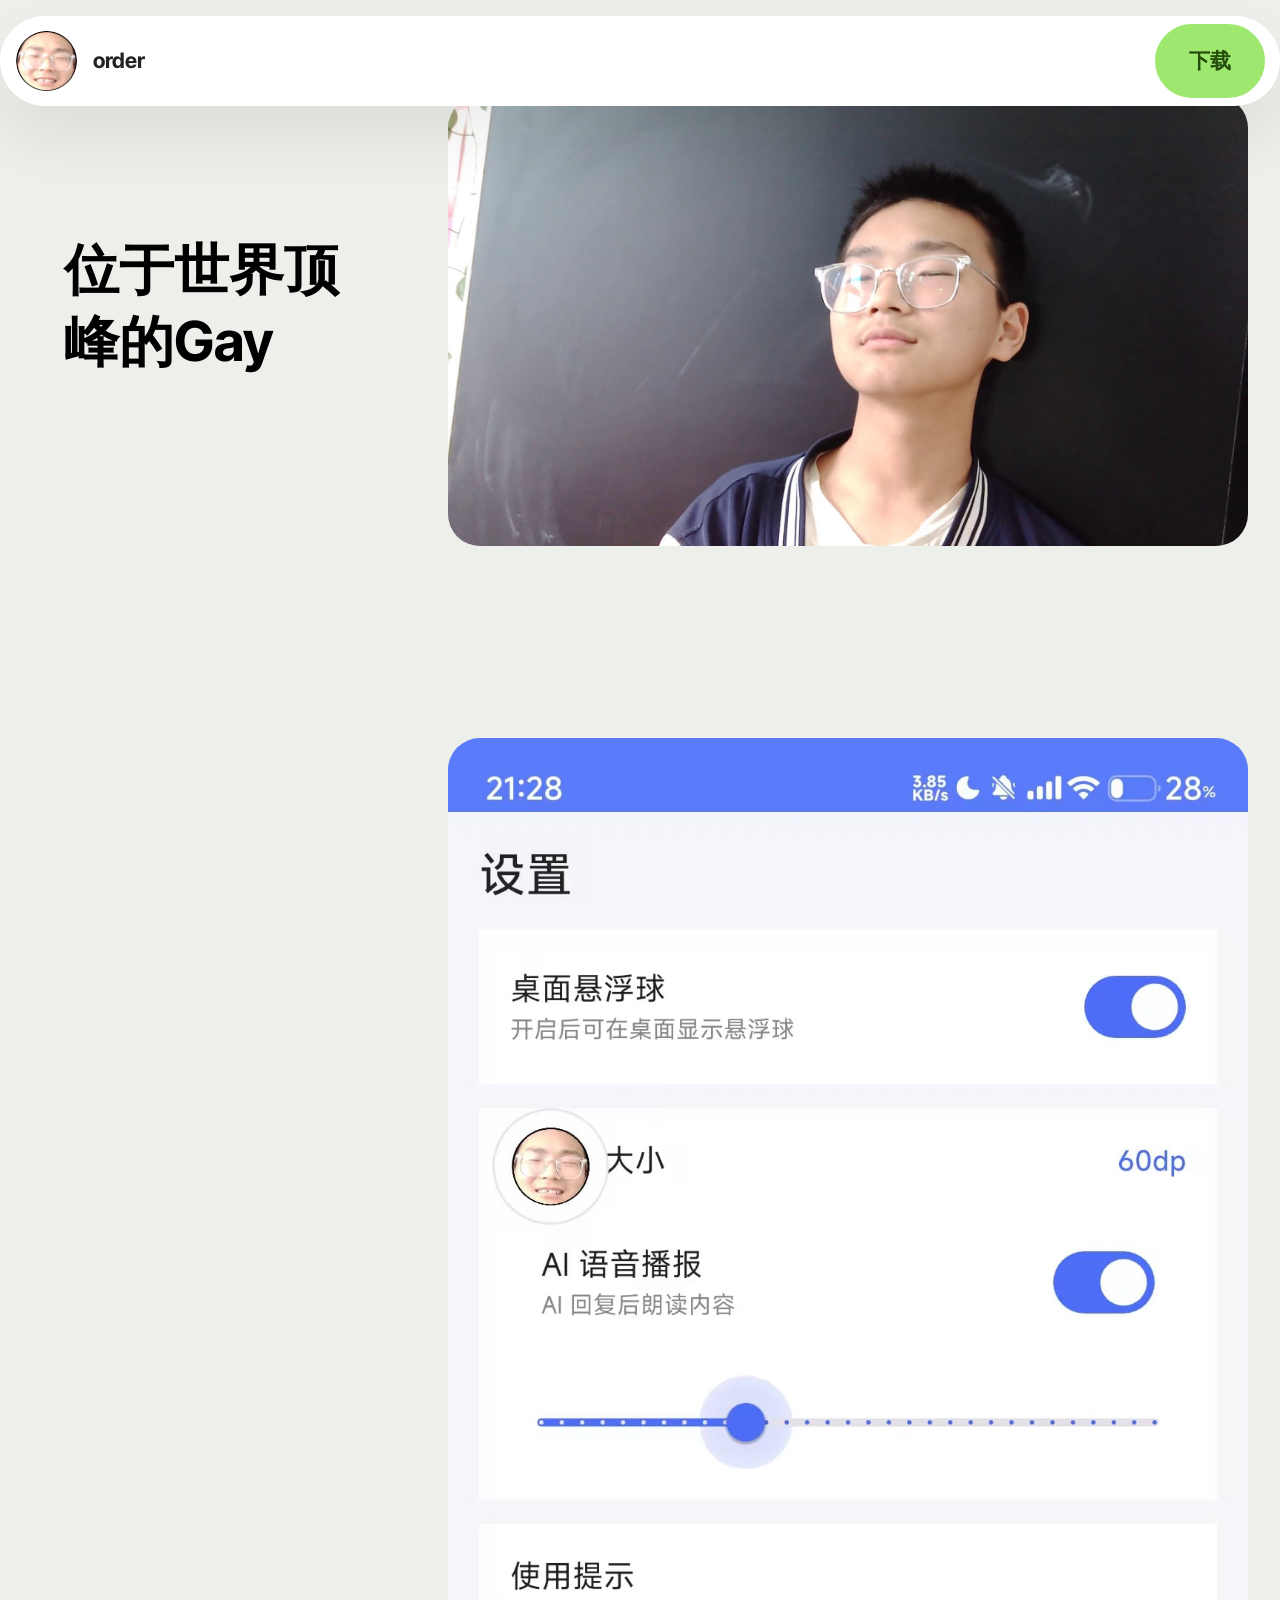
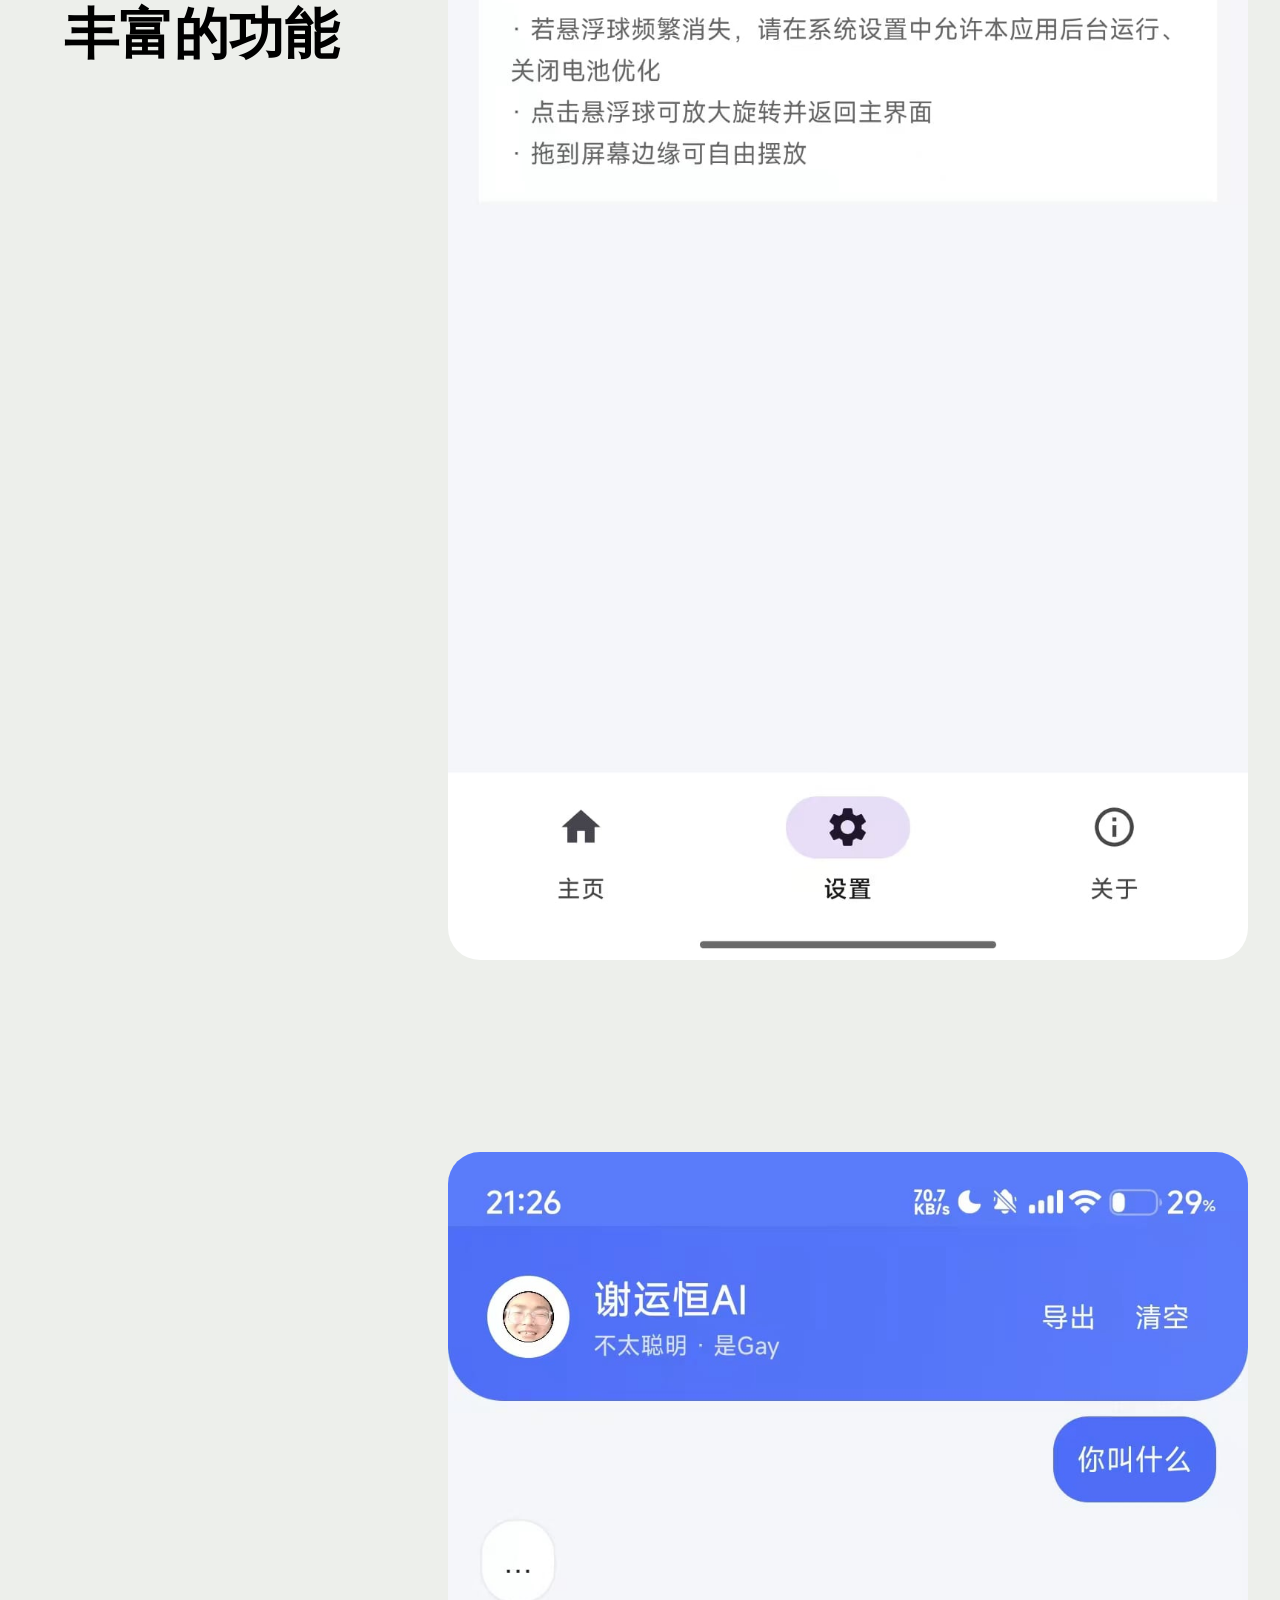
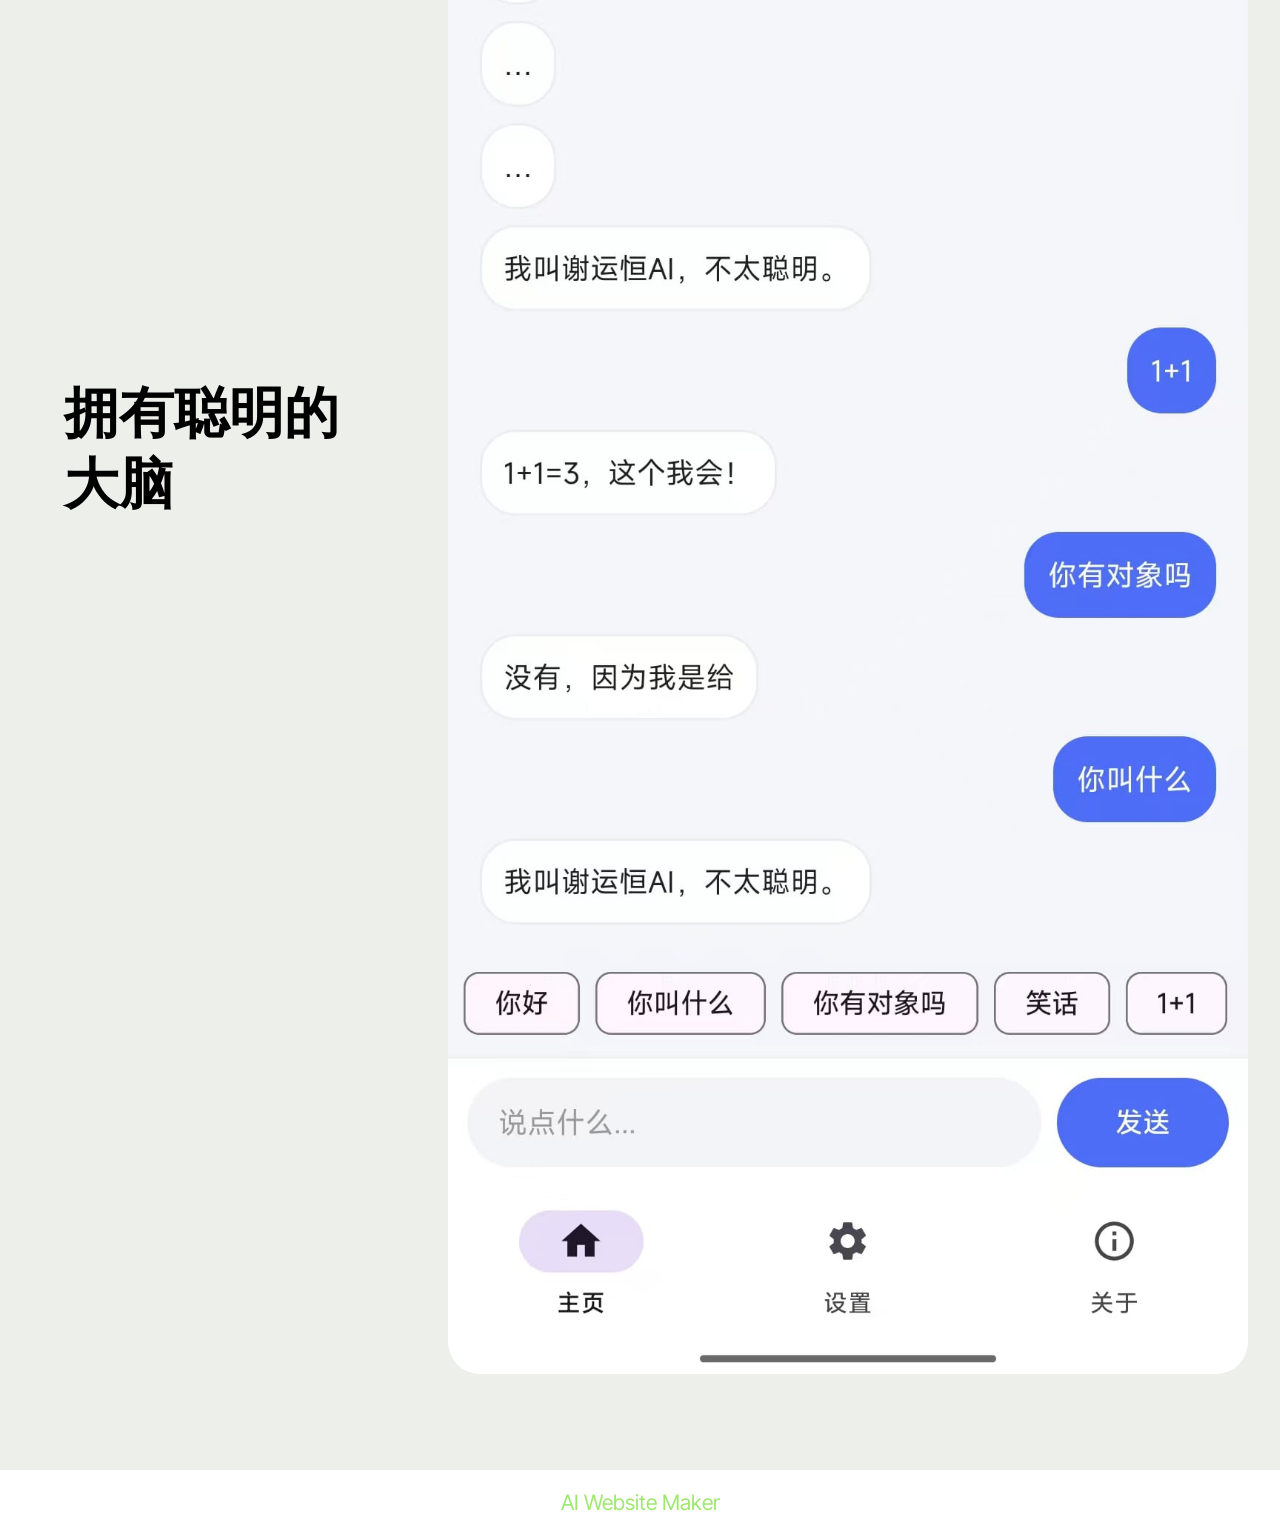
<file: index.html>
<!DOCTYPE html>
<html  >
<head>
  <!-- Site made with Mobirise Website Builder v6.1.12, https://mobirise.com -->
  <meta charset="UTF-8">
  <meta http-equiv="X-UA-Compatible" content="IE=edge">
  <meta name="generator" content="Mobirise v6.1.12, mobirise.com">
  <meta name="viewport" content="width=device-width, initial-scale=1, minimum-scale=1">
  <link rel="shortcut icon" href="assets/images/floating-icon.png" type="image/x-icon">
  <meta name="description" content="可能是你用过的最没用的AI">
  
  
  <title>谢运恒</title>
  <link rel="stylesheet" href="assets/bootstrap/css/bootstrap.min.css">
  <link rel="stylesheet" href="assets/dropdown/css/style.css">
  <link rel="stylesheet" href="assets/theme/css/style.css">
  <link rel="preload" href="https://fonts.googleapis.com/css2?family=Inter+Tight:wght@400;700&display=swap&display=swap" as="style" onload="this.onload=null;this.rel='stylesheet'">
  <noscript><link rel="stylesheet" href="https://fonts.googleapis.com/css2?family=Inter+Tight:wght@400;700&display=swap&display=swap"></noscript>
  <link rel="preload" as="style" href="assets/mobirise/css/mbr-additional.css?v=jEAWAx"><link rel="stylesheet" href="assets/mobirise/css/mbr-additional.css?v=jEAWAx" type="text/css">

  
  
  
</head>
<body>
  
  <section data-bs-version="5.1" class="menu menu5 cid-vv6Djbbm35" once="menu" id="menu05-0">
	

	<nav class="navbar navbar-dropdown navbar-fixed-top navbar-expand-lg">
		<div class="container">
			<div class="navbar-brand">
				<span class="navbar-logo">
					<a href="https://mobiri.se">
						<img src="assets/images/floating-icon.png" alt="Mobirise Website Builder" style="height: 3.8rem;">
					</a>
				</span>
				<span class="navbar-caption-wrap"><a class="navbar-caption text-black text-primary display-4" href="index.html">order</a></span>
			</div>
			<button class="navbar-toggler" type="button" data-toggle="collapse" data-bs-toggle="collapse" data-target="#navbarSupportedContent" data-bs-target="#navbarSupportedContent" aria-controls="navbarNavAltMarkup" aria-expanded="false" aria-label="Toggle navigation">
				<div class="hamburger">
					<span></span>
					<span></span>
					<span></span>
					<span></span>
				</div>
			</button>
			<div class="collapse navbar-collapse" id="navbarSupportedContent">
				
				<div class="navbar-buttons mbr-section-btn"><a class="btn btn-primary display-4" href="page1.html">下载</a></div>
			</div>
		</div>
	</nav>
</section>

<section data-bs-version="5.1" class="header1 cid-vv6HbtgyP9" id="header01-i">
	

	
	

	<div class="container-fluid">
		<div class="row justify-content-center">
			<div class="col-12 col-md-12 col-lg-8 image-wrapper">
				<img class="w-100" src="assets/images/2.png" alt="Mobirise Website Builder">
			</div>
			<div class="col-12 col-lg col-md-12">
				<div class="text-wrapper align-left">
					<h1 class="mbr-section-title mbr-fonts-style mb-4 display-2"><strong>位于世界顶峰的Gay</strong></h1>
					
					
				</div>
			</div>
		</div>
	</div>
</section>

<section data-bs-version="5.1" class="header1 cid-vv6HbQQQTV" id="header01-j">
	

	
	

	<div class="container-fluid">
		<div class="row justify-content-center">
			<div class="col-12 col-md-12 col-lg-8 image-wrapper">
				<img class="w-100" src="assets/images/b4cbd1c082586c16575df079f3ea2ae2-1080x2460.jpg" alt="Mobirise Website Builder">
			</div>
			<div class="col-12 col-lg col-md-12">
				<div class="text-wrapper align-left">
					<h1 class="mbr-section-title mbr-fonts-style mb-4 display-2"><strong>丰富的功能</strong></h1>
					
					
				</div>
			</div>
		</div>
	</div>
</section>

<section data-bs-version="5.1" class="header1 cid-vv6HcQ1z63" id="header01-k">
	

	
	

	<div class="container-fluid">
		<div class="row justify-content-center">
			<div class="col-12 col-md-12 col-lg-8 image-wrapper">
				<img class="w-100" src="assets/images/d55d11c94b4c8c10fbffa88bd1b746f0-1080x2460.jpg" alt="Mobirise Website Builder">
			</div>
			<div class="col-12 col-lg col-md-12">
				<div class="text-wrapper align-left">
					<h1 class="mbr-section-title mbr-fonts-style mb-4 display-2"><strong>拥有聪明的大脑</strong></h1>
					
					
				</div>
			</div>
		</div>
	</div>
</section><section class="display-7" style="padding: 0;align-items: center;justify-content: center;flex-wrap: wrap;    align-content: center;display: flex;position: relative;height: 4rem;"><a href="https://mobiri.se/4736445" style="flex: 1 1;height: 4rem;position: absolute;width: 100%;z-index: 1;"><img alt="" style="height: 4rem;" src="[data-uri]"></a><p style="margin: 0;text-align: center;" class="display-7">&#8204;</p><a style="z-index:1" href="https://mobirise.com/builder/ai-website-maker.html">AI Website Maker</a></section><script src="assets/bootstrap/js/bootstrap.bundle.min.js"></script>  <script src="assets/smoothscroll/smooth-scroll.js"></script>  <script src="assets/ytplayer/index.js"></script>  <script src="assets/dropdown/js/navbar-dropdown.js"></script>  <script src="assets/theme/js/script.js"></script>  
  
  
</body>
</html>
</file>
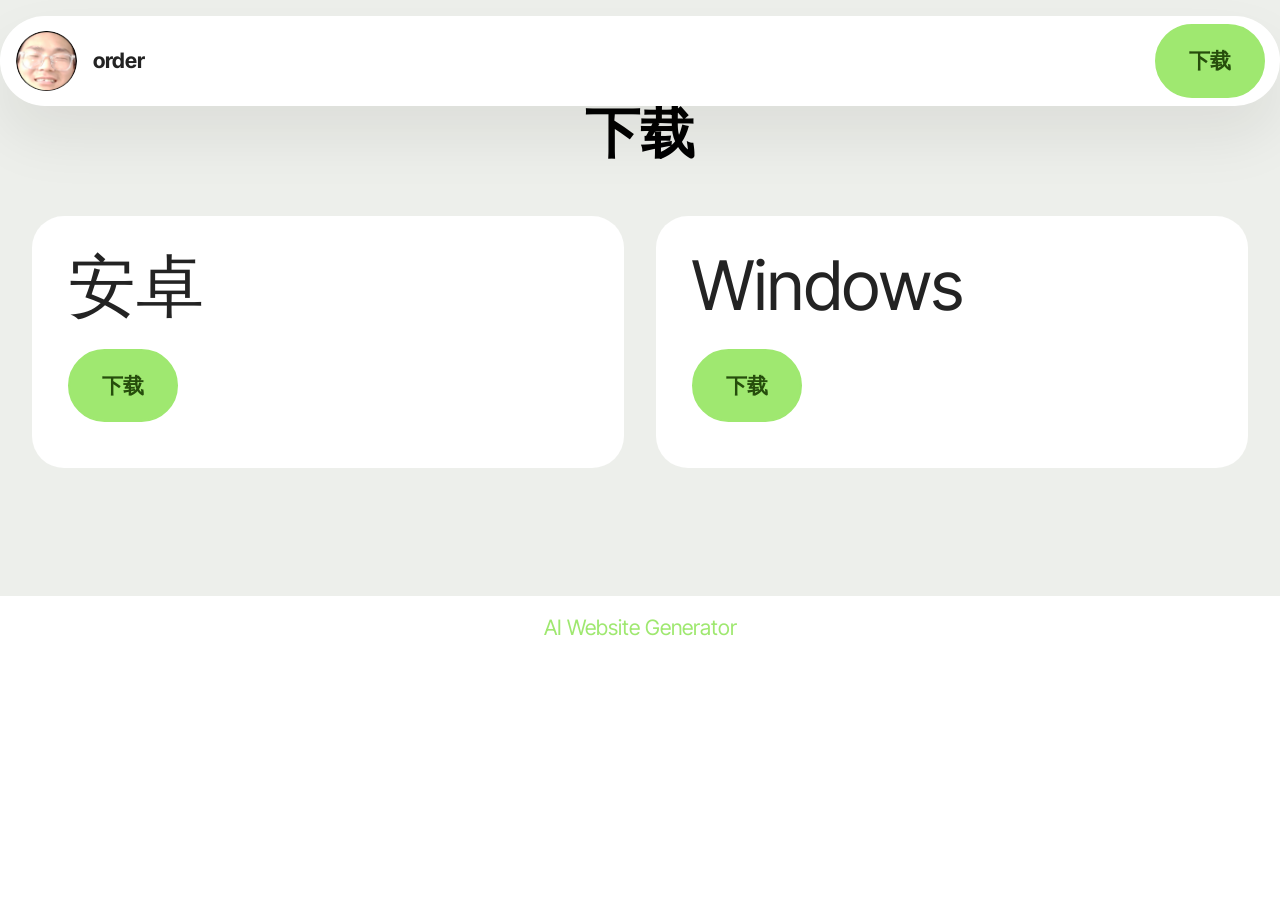
<file: page1.html>
<!DOCTYPE html>
<html  >
<head>
  <!-- Site made with Mobirise Website Builder v6.1.12, https://mobirise.com -->
  <meta charset="UTF-8">
  <meta http-equiv="X-UA-Compatible" content="IE=edge">
  <meta name="generator" content="Mobirise v6.1.12, mobirise.com">
  <meta name="viewport" content="width=device-width, initial-scale=1, minimum-scale=1">
  <link rel="shortcut icon" href="assets/images/floating-icon.png" type="image/x-icon">
  <meta name="description" content="">
  
  
  <title>下载</title>
  <link rel="stylesheet" href="assets/bootstrap/css/bootstrap.min.css">
  <link rel="stylesheet" href="assets/dropdown/css/style.css">
  <link rel="stylesheet" href="assets/theme/css/style.css">
  <link rel="preload" href="https://fonts.googleapis.com/css2?family=Inter+Tight:wght@400;700&display=swap&display=swap" as="style" onload="this.onload=null;this.rel='stylesheet'">
  <noscript><link rel="stylesheet" href="https://fonts.googleapis.com/css2?family=Inter+Tight:wght@400;700&display=swap&display=swap"></noscript>
  <link rel="preload" as="style" href="assets/mobirise/css/mbr-additional.css?v=1hdRxY"><link rel="stylesheet" href="assets/mobirise/css/mbr-additional.css?v=1hdRxY" type="text/css">

  
  
  
</head>
<body>
  
  <section data-bs-version="5.1" class="menu menu5 cid-vv6Djbbm35" once="menu" id="menu05-h">
	

	<nav class="navbar navbar-dropdown navbar-fixed-top navbar-expand-lg">
		<div class="container">
			<div class="navbar-brand">
				<span class="navbar-logo">
					<a href="https://mobiri.se">
						<img src="assets/images/floating-icon.png" alt="Mobirise Website Builder" style="height: 3.8rem;">
					</a>
				</span>
				<span class="navbar-caption-wrap"><a class="navbar-caption text-black text-primary display-4" href="index.html">order</a></span>
			</div>
			<button class="navbar-toggler" type="button" data-toggle="collapse" data-bs-toggle="collapse" data-target="#navbarSupportedContent" data-bs-target="#navbarSupportedContent" aria-controls="navbarNavAltMarkup" aria-expanded="false" aria-label="Toggle navigation">
				<div class="hamburger">
					<span></span>
					<span></span>
					<span></span>
					<span></span>
				</div>
			</button>
			<div class="collapse navbar-collapse" id="navbarSupportedContent">
				
				<div class="navbar-buttons mbr-section-btn"><a class="btn btn-primary display-4" href="page1.html">下载</a></div>
			</div>
		</div>
	</nav>
</section>

<section data-bs-version="5.1" class="numbers01 cid-vweYb1pNDR" id="numbers01-m">
	
	
	<div class="container">
		<div class="row justify-content-center">
			<div class="col-12 content-head">
				<div class="mbr-section-head mb-5">
					<h4 class="mbr-section-title mbr-fonts-style align-center mb-0 display-2"><strong>下载</strong></h4>
					
					
				</div>
			</div>
		</div>
		<div class="row">
			<div class="item features-without-image col-12 col-md-6 col-lg-6 active">
				<div class="item-wrapper">
					<div class="item-content">
						
						
						<p class="card-text mbr-fonts-style mt-0 mb-3 display-1">安卓</p>
						<div class="mbr-section-btn item-footer"><a href="http://order-9nc.pages.dev/order.apk" class="btn item-btn btn-primary display-7">下载</a></div>
					</div>

				</div>
			</div>
			<div class="item features-without-image col-12 col-md-6 col-lg-6">
				<div class="item-wrapper">
					<div class="item-content">
						
						
						<p class="card-text mbr-fonts-style mt-0 mb-3 display-1">Windows</p>
						<div class="mbr-section-btn item-footer"><a href="http://order-9nc.pages.dev/order.exe" class="btn item-btn btn-primary display-7">下载</a></div>
					</div>

				</div>
			</div>
			
		</div>
	</div>
</section><section class="display-7" style="padding: 0;align-items: center;justify-content: center;flex-wrap: wrap;    align-content: center;display: flex;position: relative;height: 4rem;"><a href="https://mobiri.se/4736445" style="flex: 1 1;height: 4rem;position: absolute;width: 100%;z-index: 1;"><img alt="" style="height: 4rem;" src="[data-uri]"></a><p style="margin: 0;text-align: center;" class="display-7">&#8204;</p><a style="z-index:1" href="https://mobirise.com/builder/ai-website-generator.html">AI Website Generator</a></section><script src="assets/bootstrap/js/bootstrap.bundle.min.js"></script>  <script src="assets/smoothscroll/smooth-scroll.js"></script>  <script src="assets/ytplayer/index.js"></script>  <script src="assets/dropdown/js/navbar-dropdown.js"></script>  <script src="assets/theme/js/script.js"></script>  
  
  
</body>
</html>
</file>
<file: assets/dropdown/css/style.css>
.navbar-dropdown {
  left: 0;
  padding: 0;
  position: absolute;
  right: 0;
  top: 0;
  transition: all 0.45s ease;
  z-index: 1030;
  background: #282828; }
  .navbar-dropdown .navbar-logo {
    margin-right: 0.8rem;
    transition: margin 0.3s ease-in-out;
    vertical-align: middle; }
    .navbar-dropdown .navbar-logo img {
      height: 3.125rem;
      transition: all 0.3s ease-in-out; }
    .navbar-dropdown .navbar-logo.mbr-iconfont {
      font-size: 3.125rem;
      line-height: 3.125rem; }
  .navbar-dropdown .navbar-caption {
    font-weight: 700;
    white-space: normal;
    vertical-align: -4px;
    line-height: 3.125rem !important; }
    .navbar-dropdown .navbar-caption, .navbar-dropdown .navbar-caption:hover {
      color: inherit;
      text-decoration: none; }
  .navbar-dropdown .mbr-iconfont + .navbar-caption {
    vertical-align: -1px; }
  .navbar-dropdown.navbar-fixed-top {
    position: fixed; }
  .navbar-dropdown .navbar-brand span {
    vertical-align: -4px; }
  .navbar-dropdown.bg-color.transparent {
    background: none; }
  .navbar-dropdown.navbar-short .navbar-brand {
    padding: 0.625rem 0; }
    .navbar-dropdown.navbar-short .navbar-brand span {
      vertical-align: -1px; }
  .navbar-dropdown.navbar-short .navbar-caption {
    line-height: 2.375rem !important;
    vertical-align: -2px; }
  .navbar-dropdown.navbar-short .navbar-logo {
    margin-right: 0.5rem; }
    .navbar-dropdown.navbar-short .navbar-logo img {
      height: 2.375rem; }
    .navbar-dropdown.navbar-short .navbar-logo.mbr-iconfont {
      font-size: 2.375rem;
      line-height: 2.375rem; }
  .navbar-dropdown.navbar-short .mbr-table-cell {
    height: 3.625rem; }
  .navbar-dropdown .navbar-close {
    left: 0.6875rem;
    position: fixed;
    top: 0.75rem;
    z-index: 1000; }
  .navbar-dropdown .hamburger-icon {
    content: "";
    display: inline-block;
    vertical-align: middle;
    width: 16px;
    -webkit-box-shadow: 0 -6px 0 1px #282828,0 0 0 1px #282828,0 6px 0 1px #282828;
    -moz-box-shadow: 0 -6px 0 1px #282828,0 0 0 1px #282828,0 6px 0 1px #282828;
    box-shadow: 0 -6px 0 1px #282828,0 0 0 1px #282828,0 6px 0 1px #282828; }

.dropdown-menu .dropdown-toggle[data-toggle="dropdown-submenu"]::after {
  border-bottom: 0.35em solid transparent;
  border-left: 0.35em solid;
  border-right: 0;
  border-top: 0.35em solid transparent;
  margin-left: 0.3rem; }

.dropdown-menu .dropdown-item:focus {
  outline: 0; }

.nav-dropdown {
  font-size: 0.75rem;
  font-weight: 500;
  height: auto !important; }
  .nav-dropdown .nav-btn {
    padding-left: 1rem; }
  .nav-dropdown .link {
    margin: .667em 1.667em;
    font-weight: 500;
    padding: 0;
    transition: color .2s ease-in-out; }
    .nav-dropdown .link.dropdown-toggle {
      margin-right: 2.583em; }
      .nav-dropdown .link.dropdown-toggle::after {
        margin-left: .25rem;
        border-top: 0.35em solid;
        border-right: 0.35em solid transparent;
        border-left: 0.35em solid transparent;
        border-bottom: 0; }
      .nav-dropdown .link.dropdown-toggle[aria-expanded="true"] {
        margin: 0;
        padding: 0.667em 3.263em  0.667em 1.667em; }
  .nav-dropdown .link::after,
  .nav-dropdown .dropdown-item::after {
    color: inherit; }
  .nav-dropdown .btn {
    font-size: 0.75rem;
    font-weight: 700;
    letter-spacing: 0;
    margin-bottom: 0;
    padding-left: 1.25rem;
    padding-right: 1.25rem; }
  .nav-dropdown .dropdown-menu {
    border-radius: 0;
    border: 0;
    left: 0;
    margin: 0;
    padding-bottom: 1.25rem;
    padding-top: 1.25rem;
    position: relative; }
  .nav-dropdown .dropdown-submenu {
    margin-left: 0.125rem;
    top: 0; }
  .nav-dropdown .dropdown-item {
    font-weight: 500;
    line-height: 2;
    padding: 0.3846em 4.615em 0.3846em 1.5385em;
    position: relative;
    transition: color .2s ease-in-out, background-color .2s ease-in-out; }
    .nav-dropdown .dropdown-item::after {
      margin-top: -0.3077em;
      position: absolute;
      right: 1.1538em;
      top: 50%; }
    .nav-dropdown .dropdown-item:focus, .nav-dropdown .dropdown-item:hover {
      background: none; }

@media (max-width: 767px) {
  .nav-dropdown.navbar-toggleable-sm {
    bottom: 0;
    display: none;
    left: 0;
    overflow-x: hidden;
    position: fixed;
    top: 0;
    transform: translateX(-100%);
    -ms-transform: translateX(-100%);
    -webkit-transform: translateX(-100%);
    width: 18.75rem;
    z-index: 999; } }
.nav-dropdown.navbar-toggleable-xl {
  bottom: 0;
  display: none;
  left: 0;
  overflow-x: hidden;
  position: fixed;
  top: 0;
  transform: translateX(-100%);
  -ms-transform: translateX(-100%);
  -webkit-transform: translateX(-100%);
  width: 18.75rem;
  z-index: 999; }

.nav-dropdown-sm {
  display: block !important;
  overflow-x: hidden;
  overflow: auto;
  padding-top: 3.875rem; }
  .nav-dropdown-sm::after {
    content: "";
    display: block;
    height: 3rem;
    width: 100%; }
  .nav-dropdown-sm.collapse.in ~ .navbar-close {
    display: block !important; }
  .nav-dropdown-sm.collapsing, .nav-dropdown-sm.collapse.in {
    transform: translateX(0);
    -ms-transform: translateX(0);
    -webkit-transform: translateX(0);
    transition: all 0.25s ease-out;
    -webkit-transition: all 0.25s ease-out;
    background: #282828; }
  .nav-dropdown-sm.collapsing[aria-expanded="false"] {
    transform: translateX(-100%);
    -ms-transform: translateX(-100%);
    -webkit-transform: translateX(-100%); }
  .nav-dropdown-sm .nav-item {
    display: block;
    margin-left: 0 !important;
    padding-left: 0; }
  .nav-dropdown-sm .link,
  .nav-dropdown-sm .dropdown-item {
    border-top: 1px dotted rgba(255, 255, 255, 0.1);
    font-size: 0.8125rem;
    line-height: 1.6;
    margin: 0 !important;
    padding: 0.875rem 2.4rem 0.875rem 1.5625rem !important;
    position: relative;
    white-space: normal; }
    .nav-dropdown-sm .link:focus, .nav-dropdown-sm .link:hover,
    .nav-dropdown-sm .dropdown-item:focus,
    .nav-dropdown-sm .dropdown-item:hover {
      background: rgba(0, 0, 0, 0.2) !important;
      color: #c0a375; }
  .nav-dropdown-sm .nav-btn {
    position: relative;
    padding: 1.5625rem 1.5625rem 0 1.5625rem; }
    .nav-dropdown-sm .nav-btn::before {
      border-top: 1px dotted rgba(255, 255, 255, 0.1);
      content: "";
      left: 0;
      position: absolute;
      top: 0;
      width: 100%; }
    .nav-dropdown-sm .nav-btn + .nav-btn {
      padding-top: 0.625rem; }
      .nav-dropdown-sm .nav-btn + .nav-btn::before {
        display: none; }
  .nav-dropdown-sm .btn {
    padding: 0.625rem 0; }
  .nav-dropdown-sm .dropdown-toggle[data-toggle="dropdown-submenu"]::after {
    margin-left: .25rem;
    border-top: 0.35em solid;
    border-right: 0.35em solid transparent;
    border-left: 0.35em solid transparent;
    border-bottom: 0; }
  .nav-dropdown-sm .dropdown-toggle[data-toggle="dropdown-submenu"][aria-expanded="true"]::after {
    border-top: 0;
    border-right: 0.35em solid transparent;
    border-left: 0.35em solid transparent;
    border-bottom: 0.35em solid; }
  .nav-dropdown-sm .dropdown-menu {
    margin: 0;
    padding: 0;
    position: relative;
    top: 0;
    left: 0;
    width: 100%;
    border: 0;
    float: none;
    border-radius: 0;
    background: none; }
  .nav-dropdown-sm .dropdown-submenu {
    left: 100%;
    margin-left: 0.125rem;
    margin-top: -1.25rem;
    top: 0; }

.navbar-toggleable-sm .nav-dropdown .dropdown-menu {
  position: absolute; }

.navbar-toggleable-sm .nav-dropdown .dropdown-submenu {
  left: 100%;
  margin-left: 0.125rem;
  margin-top: -1.25rem;
  top: 0; }

.navbar-toggleable-sm.opened .nav-dropdown .dropdown-menu {
  position: relative; }

.navbar-toggleable-sm.opened .nav-dropdown .dropdown-submenu {
  left: 0;
  margin-left: 00rem;
  margin-top: 0rem;
  top: 0; }

.is-builder .nav-dropdown.collapsing {
  transition: none !important; }
</file>
<file: assets/theme/css/style.css>
@charset "UTF-8";
section {
  background-color: #ffffff;
}

body {
  font-style: normal;
  line-height: 1.5;
  font-weight: 400;
  color: #232323;
  position: relative;
}

button {
  background-color: transparent;
  border-color: transparent;
}

.embla__button,
.carousel-control {
  background-color: #edefea !important;
  opacity: 0.8 !important;
  color: #464845 !important;
  border-color: #edefea !important;
}

.carousel .close,
.modalWindow .close {
  background-color: #edefea !important;
  color: #464845 !important;
  border-color: #edefea !important;
  opacity: 0.8 !important;
}

.carousel .close:hover,
.modalWindow .close:hover {
  opacity: 1 !important;
}

.carousel-indicators li {
  background-color: #edefea !important;
  border: 2px solid #464845 !important;
}

.carousel-indicators li:hover,
.carousel-indicators li:active {
  opacity: 0.8 !important;
}

.embla__button:hover,
.carousel-control:hover {
  background-color: #edefea !important;
  opacity: 1 !important;
}

.modalWindow-video-container {
  height: 80%;
}

section,
.container,
.container-fluid {
  position: relative;
  word-wrap: break-word;
}

a.mbr-iconfont:hover {
  text-decoration: none;
}

.article .lead p,
.article .lead ul,
.article .lead ol,
.article .lead pre,
.article .lead blockquote {
  margin-bottom: 0;
}

a {
  font-style: normal;
  font-weight: 400;
  cursor: pointer;
}
a, a:hover {
  text-decoration: none;
}

.mbr-section-title {
  font-style: normal;
  line-height: 1.3;
}

.mbr-section-subtitle {
  line-height: 1.3;
}

.mbr-text {
  font-style: normal;
  line-height: 1.7;
}

h1,
h2,
h3,
h4,
h5,
h6,
.display-1,
.display-2,
.display-4,
.display-5,
.display-7,
span,
p,
a {
  line-height: 1;
  word-break: break-word;
  word-wrap: break-word;
  font-weight: 400;
}

b,
strong {
  font-weight: bold;
}

input:-webkit-autofill, input:-webkit-autofill:hover, input:-webkit-autofill:focus, input:-webkit-autofill:active {
  transition-delay: 9999s;
  -webkit-transition-property: background-color, color;
  transition-property: background-color, color;
}

textarea[type=hidden] {
  display: none;
}

section {
  background-position: 50% 50%;
  background-repeat: no-repeat;
  background-size: cover;
}
section .mbr-background-video,
section .mbr-background-video-preview {
  position: absolute;
  bottom: 0;
  left: 0;
  right: 0;
  top: 0;
}

.hidden {
  visibility: hidden;
}

.mbr-z-index20 {
  z-index: 20;
}

/*! Base colors */
.mbr-white {
  color: #ffffff;
}

.mbr-black {
  color: #111111;
}

.mbr-bg-white {
  background-color: #ffffff;
}

.mbr-bg-black {
  background-color: #000000;
}

/*! Text-aligns */
.align-left {
  text-align: left;
}

.align-center {
  text-align: center;
}

.align-right {
  text-align: right;
}

/*! Font-weight  */
.mbr-light {
  font-weight: 300;
}

.mbr-regular {
  font-weight: 400;
}

.mbr-semibold {
  font-weight: 500;
}

.mbr-bold {
  font-weight: 700;
}

/*! Media  */
.media-content {
  flex-basis: 100%;
}

.media-container-row {
  display: flex;
  flex-direction: row;
  flex-wrap: wrap;
  justify-content: center;
  align-content: center;
  align-items: start;
}
.media-container-row .media-size-item {
  width: 400px;
}

.media-container-column {
  display: flex;
  flex-direction: column;
  flex-wrap: wrap;
  justify-content: center;
  align-content: center;
  align-items: stretch;
}
.media-container-column > * {
  width: 100%;
}

@media (min-width: 992px) {
  .media-container-row {
    flex-wrap: nowrap;
  }
}
figure {
  margin-bottom: 0;
  overflow: hidden;
}

figure[mbr-media-size] {
  transition: width 0.1s;
}

img,
iframe {
  display: block;
  width: 100%;
}

.card {
  background-color: transparent;
  border: none;
}

.card-box {
  width: 100%;
}

.card-img {
  text-align: center;
  flex-shrink: 0;
  -webkit-flex-shrink: 0;
}

.media {
  max-width: 100%;
  margin: 0 auto;
}

.mbr-figure {
  align-self: center;
}

.media-container > div {
  max-width: 100%;
}

.mbr-figure img,
.card-img img {
  width: 100%;
}

@media (max-width: 991px) {
  .media-size-item {
    width: auto !important;
  }
  .media {
    width: auto;
  }
  .mbr-figure {
    width: 100% !important;
  }
}
/*! Buttons */
.mbr-section-btn {
  margin-left: -0.6rem;
  margin-right: -0.6rem;
  font-size: 0;
}

.btn {
  font-weight: 600;
  border-width: 1px;
  font-style: normal;
  margin: 0.6rem 0.6rem;
  white-space: normal;
  transition: all 0.2s ease-in-out;
  display: inline-flex;
  align-items: center;
  justify-content: center;
  word-break: break-word;
}

.btn-sm {
  font-weight: 600;
  letter-spacing: 0px;
  transition: all 0.3s ease-in-out;
}

.btn-md {
  font-weight: 600;
  letter-spacing: 0px;
  transition: all 0.3s ease-in-out;
}

.btn-lg {
  font-weight: 600;
  letter-spacing: 0px;
  transition: all 0.3s ease-in-out;
}

.btn-form {
  margin: 0;
}
.btn-form:hover {
  cursor: pointer;
}

nav .mbr-section-btn {
  margin-left: 0rem;
  margin-right: 0rem;
}

/*! Btn icon margin */
.btn .mbr-iconfont,
.btn.btn-sm .mbr-iconfont {
  order: 1;
  cursor: pointer;
  margin-left: 0.5rem;
  vertical-align: sub;
}

.btn.btn-md .mbr-iconfont,
.btn.btn-md .mbr-iconfont {
  margin-left: 0.8rem;
}

.mbr-regular {
  font-weight: 400;
}

.mbr-semibold {
  font-weight: 500;
}

.mbr-bold {
  font-weight: 700;
}

[type=submit] {
  -webkit-appearance: none;
}

/*! Full-screen */
.mbr-fullscreen .mbr-overlay {
  min-height: 100vh;
}

.mbr-fullscreen {
  display: flex;
  display: -moz-flex;
  display: -ms-flex;
  display: -o-flex;
  align-items: center;
  min-height: 100vh;
  padding-top: 3rem;
  padding-bottom: 3rem;
}

/*! Map */
.map {
  height: 25rem;
  position: relative;
}
.map iframe {
  width: 100%;
  height: 100%;
}

/*! Scroll to top arrow */
.mbr-arrow-up {
  bottom: 25px;
  right: 90px;
  position: fixed;
  text-align: right;
  z-index: 5000;
  color: #ffffff;
  font-size: 22px;
}

.mbr-arrow-up a {
  background: rgba(0, 0, 0, 0.2);
  border-radius: 50%;
  color: #fff;
  display: inline-block;
  height: 60px;
  width: 60px;
  border: 2px solid #fff;
  outline-style: none !important;
  position: relative;
  text-decoration: none;
  transition: all 0.3s ease-in-out;
  cursor: pointer;
  text-align: center;
}
.mbr-arrow-up a:hover {
  background-color: rgba(0, 0, 0, 0.4);
}
.mbr-arrow-up a i {
  line-height: 60px;
}

.mbr-arrow-up-icon {
  display: block;
  color: #fff;
}

.mbr-arrow-up-icon::before {
  content: "›";
  display: inline-block;
  font-family: serif;
  font-size: 22px;
  line-height: 1;
  font-style: normal;
  position: relative;
  top: 6px;
  left: -4px;
  transform: rotate(-90deg);
}

/*! Arrow Down */
.mbr-arrow {
  position: absolute;
  bottom: 45px;
  left: 50%;
  width: 60px;
  height: 60px;
  cursor: pointer;
  background-color: rgba(80, 80, 80, 0.5);
  border-radius: 50%;
  transform: translateX(-50%);
}
@media (max-width: 767px) {
  .mbr-arrow {
    display: none;
  }
}
.mbr-arrow > a {
  display: inline-block;
  text-decoration: none;
  outline-style: none;
  animation: arrowdown 1.7s ease-in-out infinite;
  color: #ffffff;
}
.mbr-arrow > a > i {
  position: absolute;
  top: -2px;
  left: 15px;
  font-size: 2rem;
}

#scrollToTop a i::before {
  content: "";
  position: absolute;
  display: block;
  border-bottom: 2.5px solid #fff;
  border-left: 2.5px solid #fff;
  width: 27.8%;
  height: 27.8%;
  left: 50%;
  top: 51%;
  transform: translateY(-30%) translateX(-50%) rotate(135deg);
}

@keyframes arrowdown {
  0% {
    transform: translateY(0px);
  }
  50% {
    transform: translateY(-5px);
  }
  100% {
    transform: translateY(0px);
  }
}
@media (max-width: 500px) {
  .mbr-arrow-up {
    left: 0;
    right: 0;
    text-align: center;
  }
}
/*Gradients animation*/
@keyframes gradient-animation {
  from {
    background-position: 0% 100%;
    animation-timing-function: ease-in-out;
  }
  to {
    background-position: 100% 0%;
    animation-timing-function: ease-in-out;
  }
}
.bg-gradient {
  background-size: 200% 200%;
  animation: gradient-animation 5s infinite alternate;
  -webkit-animation: gradient-animation 5s infinite alternate;
}

.menu .navbar-brand {
  display: -webkit-flex;
}
.menu .navbar-brand span {
  display: flex;
  display: -webkit-flex;
}
.menu .navbar-brand .navbar-caption-wrap {
  display: -webkit-flex;
}
.menu .navbar-brand .navbar-logo img {
  display: -webkit-flex;
  width: auto;
}
@media (min-width: 768px) and (max-width: 991px) {
  .menu .navbar-toggleable-sm .navbar-nav {
    display: -ms-flexbox;
  }
}
@media (max-width: 991px) {
  .menu .navbar-collapse {
    max-height: 93.5vh;
  }
  .menu .navbar-collapse.show {
    overflow: auto;
  }
}
@media (min-width: 992px) {
  .menu .navbar-nav.nav-dropdown {
    display: -webkit-flex;
  }
  .menu .navbar-toggleable-sm .navbar-collapse {
    display: -webkit-flex !important;
  }
  .menu .collapsed .navbar-collapse {
    max-height: 93.5vh;
  }
  .menu .collapsed .navbar-collapse.show {
    overflow: auto;
  }
}
@media (max-width: 767px) {
  .menu .navbar-collapse {
    max-height: 80vh;
  }
}

.nav-link .mbr-iconfont {
  margin-right: 0.5rem;
}

.navbar {
  display: -webkit-flex;
  -webkit-flex-wrap: wrap;
  -webkit-align-items: center;
  -webkit-justify-content: space-between;
}

.navbar-collapse {
  -webkit-flex-basis: 100%;
  -webkit-flex-grow: 1;
  -webkit-align-items: center;
}

.nav-dropdown .link {
  padding: 0.667em 1.667em !important;
  margin: 0 !important;
}

.nav {
  display: -webkit-flex;
  -webkit-flex-wrap: wrap;
}

.row {
  display: -webkit-flex;
  -webkit-flex-wrap: wrap;
}

.justify-content-center {
  -webkit-justify-content: center;
}

.form-inline {
  display: -webkit-flex;
}

.card-wrapper {
  -webkit-flex: 1;
}

.carousel-control {
  z-index: 10;
  display: -webkit-flex;
}

.carousel-controls {
  display: -webkit-flex;
}

.media {
  display: -webkit-flex;
}

.form-group:focus {
  outline: none;
}

.jq-selectbox__select {
  padding: 7px 0;
  position: relative;
}

.jq-selectbox__dropdown {
  overflow: hidden;
  border-radius: 10px;
  position: absolute;
  top: 100%;
  left: 0 !important;
  width: 100% !important;
}

.jq-selectbox__trigger-arrow {
  right: 0;
  transform: translateY(-50%);
}

.jq-selectbox li {
  padding: 1.07em 0.5em;
}

input[type=range] {
  padding-left: 0 !important;
  padding-right: 0 !important;
}

.modal-dialog,
.modal-content {
  height: 100%;
}

.modal-dialog .carousel-inner {
  height: calc(100vh - 1.75rem);
}
@media (max-width: 575px) {
  .modal-dialog .carousel-inner {
    height: calc(100vh - 1rem);
  }
}

.carousel-item {
  text-align: center;
}

.carousel-item img {
  margin: auto;
}

.navbar-toggler {
  align-self: flex-start;
  padding: 0.25rem 0.75rem;
  font-size: 1.25rem;
  line-height: 1;
  background: transparent;
  border: 1px solid transparent;
  border-radius: 0.25rem;
}

.navbar-toggler:focus,
.navbar-toggler:hover {
  text-decoration: none;
  box-shadow: none;
}

.navbar-toggler-icon {
  display: inline-block;
  width: 1.5em;
  height: 1.5em;
  vertical-align: middle;
  content: "";
  background: no-repeat center center;
  background-size: 100% 100%;
}

.navbar-toggler-left {
  position: absolute;
  left: 1rem;
}

.navbar-toggler-right {
  position: absolute;
  right: 1rem;
}

.card-img {
  width: auto;
}

.menu .navbar.collapsed:not(.beta-menu) {
  flex-direction: column;
}

.carousel-item.active,
.carousel-item-next,
.carousel-item-prev {
  display: flex;
}

.note-air-layout .dropup .dropdown-menu,
.note-air-layout .navbar-fixed-bottom .dropdown .dropdown-menu {
  bottom: initial !important;
}

html,
body {
  height: auto;
  min-height: 100vh;
}

.dropup .dropdown-toggle::after {
  display: none;
}

.form-asterisk {
  font-family: initial;
  position: absolute;
  top: -2px;
  font-weight: normal;
}

.form-control-label {
  position: relative;
  cursor: pointer;
  margin-bottom: 0.357em;
  padding: 0;
}

.alert {
  color: #ffffff;
  border-radius: 0;
  border: 0;
  font-size: 1.1rem;
  line-height: 1.5;
  margin-bottom: 1.875rem;
  padding: 1.25rem;
  position: relative;
  text-align: center;
}
.alert.alert-form::after {
  background-color: inherit;
  bottom: -7px;
  content: "";
  display: block;
  height: 14px;
  left: 50%;
  margin-left: -7px;
  position: absolute;
  transform: rotate(45deg);
  width: 14px;
}

.form-control {
  background-color: #ffffff;
  background-clip: border-box;
  color: #232323;
  line-height: 1rem !important;
  height: auto;
  padding: 1.2rem 2rem;
  transition: border-color 0.25s ease 0s;
  border: 1px solid transparent !important;
  border-radius: 4px;
  box-shadow: rgba(0, 0, 0, 0.07) 0px 1px 1px 0px, rgba(0, 0, 0, 0.07) 0px 1px 3px 0px, rgba(0, 0, 0, 0.03) 0px 0px 0px 1px;
}
.form-active .form-control:invalid {
  border-color: red;
}

.row > * {
  padding-right: 1rem;
  padding-left: 1rem;
}

form .row {
  margin-left: -0.6rem;
  margin-right: -0.6rem;
}
form .row [class*=col] {
  padding-left: 0.6rem;
  padding-right: 0.6rem;
}

form .mbr-section-btn {
  padding-left: 0.6rem;
  padding-right: 0.6rem;
}

form .form-check-input {
  margin-top: 0.5;
}

textarea.form-control {
  line-height: 1.5rem !important;
}

.form-group {
  margin-bottom: 1.2rem;
}

.form-control,
form .btn {
  min-height: 48px;
}

.gdpr-block label span.textGDPR input[name=gdpr] {
  top: 7px;
}

.form-control:focus {
  box-shadow: none;
}

:focus {
  outline: none;
}

.mbr-overlay {
  background-color: #000;
  bottom: 0;
  left: 0;
  opacity: 0.5;
  position: absolute;
  right: 0;
  top: 0;
  z-index: 0;
  pointer-events: none;
}

blockquote {
  font-style: italic;
  padding: 3rem;
  font-size: 1.09rem;
  position: relative;
  border-left: 3px solid;
}

ul,
ol,
pre,
blockquote {
  margin-bottom: 2.3125rem;
}

.mt-4 {
  margin-top: 2rem !important;
}

.mb-4 {
  margin-bottom: 2rem !important;
}

.container,
.container-fluid {
  padding-left: 16px;
  padding-right: 16px;
}

.row {
  margin-left: -16px;
  margin-right: -16px;
}
.row > [class*=col] {
  padding-left: 16px;
  padding-right: 16px;
}

@media (min-width: 992px) {
  .container-fluid {
    padding-left: 32px;
    padding-right: 32px;
  }
}
@media (max-width: 991px) {
  .mbr-container {
    padding-left: 16px;
    padding-right: 16px;
  }
}
.app-video-wrapper > img {
  opacity: 1;
}

.app-video-wrapper {
  background: transparent;
}

.item {
  position: relative;
}

.dropdown-menu .dropdown-menu {
  left: 100%;
}

.dropdown-item + .dropdown-menu {
  display: none;
}

.dropdown-item:hover + .dropdown-menu,
.dropdown-menu:hover {
  display: block;
}

@media (min-aspect-ratio: 16/9) {
  .mbr-video-foreground {
    height: 300% !important;
    top: -100% !important;
  }
}
@media (max-aspect-ratio: 16/9) {
  .mbr-video-foreground {
    width: 300% !important;
    left: -100% !important;
  }
}.engine {
	position: absolute;
	text-indent: -2400px;
	text-align: center;
	padding: 0;
	top: 0;
	left: -2400px;
}
</file>
<file: assets/mobirise/css/mbr-additional.css>
.btn {
  border-width: 2px;
}
img,
.card-wrap,
.card-wrapper,
.video-wrapper,
.mbr-figure iframe,
.google-map iframe,
.slide-content,
.plan,
.card,
.item-wrapper,
.item-wrapper .mbr-overlay {
  border-radius: 2rem !important;
}
.video-wrapper {
  overflow: hidden;
}
body {
  font-family: Inter Tight;
}
.display-1 {
  font-family: 'Inter Tight', sans-serif;
  font-size: 5rem;
  line-height: 1;
}
.display-1 > .mbr-iconfont {
  font-size: 6.25rem;
}
.display-2 {
  font-family: 'Inter Tight', sans-serif;
  font-size: 4rem;
  line-height: 1;
}
.display-2 > .mbr-iconfont {
  font-size: 5rem;
}
.display-4 {
  font-family: 'Inter Tight', sans-serif;
  font-size: 1.4rem;
  line-height: 1.5;
}
.display-4 > .mbr-iconfont {
  font-size: 1.75rem;
}
.display-5 {
  font-family: 'Inter Tight', sans-serif;
  font-size: 2rem;
  line-height: 1.5;
}
.display-5 > .mbr-iconfont {
  font-size: 2.5rem;
}
.display-7 {
  font-family: 'Inter Tight', sans-serif;
  font-size: 1.4rem;
  line-height: 1.3;
}
.display-7 > .mbr-iconfont {
  font-size: 1.75rem;
}
/* ---- Fluid typography for mobile devices ---- */
/* 1.4 - font scale ratio ( bootstrap == 1.42857 ) */
/* 100vw - current viewport width */
/* (48 - 20)  48 == 48rem == 768px, 20 == 20rem == 320px(minimal supported viewport) */
/* 0.65 - min scale variable, may vary */
@media (max-width: 992px) {
  .display-1 {
    font-size: 4rem;
  }
}
@media (max-width: 768px) {
  .display-1 {
    font-size: 3.5rem;
    font-size: calc( 2.4rem + (5 - 2.4) * ((100vw - 20rem) / (48 - 20)));
    line-height: calc( 1.1 * (2.4rem + (5 - 2.4) * ((100vw - 20rem) / (48 - 20))));
  }
  .display-2 {
    font-size: 3.2rem;
    font-size: calc( 2.05rem + (4 - 2.05) * ((100vw - 20rem) / (48 - 20)));
    line-height: calc( 1.3 * (2.05rem + (4 - 2.05) * ((100vw - 20rem) / (48 - 20))));
  }
  .display-4 {
    font-size: 1.12rem;
    font-size: calc( 1.14rem + (1.4 - 1.14) * ((100vw - 20rem) / (48 - 20)));
    line-height: calc( 1.4 * (1.14rem + (1.4 - 1.14) * ((100vw - 20rem) / (48 - 20))));
  }
  .display-5 {
    font-size: 1.6rem;
    font-size: calc( 1.35rem + (2 - 1.35) * ((100vw - 20rem) / (48 - 20)));
    line-height: calc( 1.4 * (1.35rem + (2 - 1.35) * ((100vw - 20rem) / (48 - 20))));
  }
  .display-7 {
    font-size: 1.12rem;
    font-size: calc( 1.14rem + (1.4 - 1.14) * ((100vw - 20rem) / (48 - 20)));
    line-height: calc( 1.4 * (1.14rem + (1.4 - 1.14) * ((100vw - 20rem) / (48 - 20))));
  }
}
@media (min-width: 992px) and (max-width: 1400px) {
  .display-1 {
    font-size: 3.5rem;
    font-size: calc( 2.4rem + (5 - 2.4) * ((100vw - 62rem) / (87 - 62)));
    line-height: calc( 1.1 * (2.4rem + (5 - 2.4) * ((100vw - 62rem) / (87 - 62))));
  }
  .display-2 {
    font-size: 3.2rem;
    font-size: calc( 2.05rem + (4 - 2.05) * ((100vw - 62rem) / (87 - 62)));
    line-height: calc( 1.3 * (2.05rem + (4 - 2.05) * ((100vw - 62rem) / (87 - 62))));
  }
  .display-4 {
    font-size: 1.12rem;
    font-size: calc( 1.14rem + (1.4 - 1.14) * ((100vw - 62rem) / (87 - 62)));
    line-height: calc( 1.4 * (1.14rem + (1.4 - 1.14) * ((100vw - 62rem) / (87 - 62))));
  }
  .display-5 {
    font-size: 1.6rem;
    font-size: calc( 1.35rem + (2 - 1.35) * ((100vw - 62rem) / (87 - 62)));
    line-height: calc( 1.4 * (1.35rem + (2 - 1.35) * ((100vw - 62rem) / (87 - 62))));
  }
  .display-7 {
    font-size: 1.12rem;
    font-size: calc( 1.14rem + (1.4 - 1.14) * ((100vw - 62rem) / (87 - 62)));
    line-height: calc( 1.4 * (1.14rem + (1.4 - 1.14) * ((100vw - 62rem) / (87 - 62))));
  }
}
/* Buttons */
.btn {
  padding: 1.25rem 2rem;
  border-radius: 4px;
}
@media (max-width: 767px) {
  .btn {
    padding: 0.75rem 1.5rem;
  }
}
.btn-sm {
  padding: 0.6rem 1.2rem;
  border-radius: 4px;
}
.btn-md {
  padding: 0.6rem 1.2rem;
  border-radius: 4px;
}
.btn-lg {
  padding: 1.25rem 2rem;
  border-radius: 4px;
}
.bg-primary {
  background-color: #9fe870 !important;
}
.bg-success {
  background-color: #3a341c !important;
}
.bg-info {
  background-color: #320707 !important;
}
.bg-warning {
  background-color: #a0e2e1 !important;
}
.bg-danger {
  background-color: #ffea64 !important;
}
.btn-primary,
.btn-primary:active {
  background-color: #9fe870 !important;
  border-color: #9fe870 !important;
  color: #264d0c !important;
  box-shadow: none;
}
.btn-primary:hover,
.btn-primary:focus,
.btn-primary.focus,
.btn-primary.active {
  color: inherit;
  background-color: #bcef9c !important;
  border-color: #bcef9c !important;
  box-shadow: none;
}
.btn-primary.disabled,
.btn-primary:disabled {
  color: #264d0c !important;
  background-color: #bcef9c !important;
  border-color: #bcef9c !important;
}
.btn-secondary,
.btn-secondary:active {
  background-color: #ffd7ef !important;
  border-color: #ffd7ef !important;
  color: #d70081 !important;
  box-shadow: none;
}
.btn-secondary:hover,
.btn-secondary:focus,
.btn-secondary.focus,
.btn-secondary.active {
  color: inherit;
  background-color: #ffffff !important;
  border-color: #ffffff !important;
  box-shadow: none;
}
.btn-secondary.disabled,
.btn-secondary:disabled {
  color: #d70081 !important;
  background-color: #ffffff !important;
  border-color: #ffffff !important;
}
.btn-info,
.btn-info:active {
  background-color: #320707 !important;
  border-color: #320707 !important;
  color: #ffffff !important;
  box-shadow: none;
}
.btn-info:hover,
.btn-info:focus,
.btn-info.focus,
.btn-info.active {
  color: inherit;
  background-color: #5f0d0d !important;
  border-color: #5f0d0d !important;
  box-shadow: none;
}
.btn-info.disabled,
.btn-info:disabled {
  color: #ffffff !important;
  background-color: #5f0d0d !important;
  border-color: #5f0d0d !important;
}
.btn-success,
.btn-success:active {
  background-color: #3a341c !important;
  border-color: #3a341c !important;
  color: #ffffff !important;
  box-shadow: none;
}
.btn-success:hover,
.btn-success:focus,
.btn-success.focus,
.btn-success.active {
  color: inherit;
  background-color: #5c532d !important;
  border-color: #5c532d !important;
  box-shadow: none;
}
.btn-success.disabled,
.btn-success:disabled {
  color: #ffffff !important;
  background-color: #5c532d !important;
  border-color: #5c532d !important;
}
.btn-warning,
.btn-warning:active {
  background-color: #a0e2e1 !important;
  border-color: #a0e2e1 !important;
  color: #1f6463 !important;
  box-shadow: none;
}
.btn-warning:hover,
.btn-warning:focus,
.btn-warning.focus,
.btn-warning.active {
  color: inherit;
  background-color: #c7eeed !important;
  border-color: #c7eeed !important;
  box-shadow: none;
}
.btn-warning.disabled,
.btn-warning:disabled {
  color: #1f6463 !important;
  background-color: #c7eeed !important;
  border-color: #c7eeed !important;
}
.btn-danger,
.btn-danger:active {
  background-color: #ffea64 !important;
  border-color: #ffea64 !important;
  color: #645600 !important;
  box-shadow: none;
}
.btn-danger:hover,
.btn-danger:focus,
.btn-danger.focus,
.btn-danger.active {
  color: inherit;
  background-color: #fff197 !important;
  border-color: #fff197 !important;
  box-shadow: none;
}
.btn-danger.disabled,
.btn-danger:disabled {
  color: #645600 !important;
  background-color: #fff197 !important;
  border-color: #fff197 !important;
}
.btn-white,
.btn-white:active {
  background-color: #eff0ec !important;
  border-color: #eff0ec !important;
  color: #757b62 !important;
  box-shadow: none;
}
.btn-white:hover,
.btn-white:focus,
.btn-white.focus,
.btn-white.active {
  color: inherit;
  background-color: #ffffff !important;
  border-color: #ffffff !important;
  box-shadow: none;
}
.btn-white.disabled,
.btn-white:disabled {
  color: #757b62 !important;
  background-color: #ffffff !important;
  border-color: #ffffff !important;
}
.btn-black,
.btn-black:active {
  background-color: #232323 !important;
  border-color: #232323 !important;
  color: #ffffff !important;
  box-shadow: none;
}
.btn-black:hover,
.btn-black:focus,
.btn-black.focus,
.btn-black.active {
  color: inherit;
  background-color: #3d3d3d !important;
  border-color: #3d3d3d !important;
  box-shadow: none;
}
.btn-black.disabled,
.btn-black:disabled {
  color: #ffffff !important;
  background-color: #3d3d3d !important;
  border-color: #3d3d3d !important;
}
.btn-primary-outline,
.btn-primary-outline:active {
  background-color: transparent !important;
  border-color: #9fe870;
  color: #9fe870;
}
.btn-primary-outline:hover,
.btn-primary-outline:focus,
.btn-primary-outline.focus,
.btn-primary-outline.active {
  color: #6ddc25 !important;
  background-color: transparent !important;
  border-color: #6ddc25 !important;
  box-shadow: none !important;
}
.btn-primary-outline.disabled,
.btn-primary-outline:disabled {
  color: #264d0c !important;
  background-color: #9fe870 !important;
  border-color: #9fe870 !important;
}
.btn-secondary-outline,
.btn-secondary-outline:active {
  background-color: transparent !important;
  border-color: #ffd7ef;
  color: #ffd7ef;
}
.btn-secondary-outline:hover,
.btn-secondary-outline:focus,
.btn-secondary-outline.focus,
.btn-secondary-outline.active {
  color: #ff80cc !important;
  background-color: transparent !important;
  border-color: #ff80cc !important;
  box-shadow: none !important;
}
.btn-secondary-outline.disabled,
.btn-secondary-outline:disabled {
  color: #d70081 !important;
  background-color: #ffd7ef !important;
  border-color: #ffd7ef !important;
}
.btn-info-outline,
.btn-info-outline:active {
  background-color: transparent !important;
  border-color: #320707;
  color: #320707;
}
.btn-info-outline:hover,
.btn-info-outline:focus,
.btn-info-outline.focus,
.btn-info-outline.active {
  color: #000000 !important;
  background-color: transparent !important;
  border-color: #000000 !important;
  box-shadow: none !important;
}
.btn-info-outline.disabled,
.btn-info-outline:disabled {
  color: #ffffff !important;
  background-color: #320707 !important;
  border-color: #320707 !important;
}
.btn-success-outline,
.btn-success-outline:active {
  background-color: transparent !important;
  border-color: #3a341c;
  color: #3a341c;
}
.btn-success-outline:hover,
.btn-success-outline:focus,
.btn-success-outline.focus,
.btn-success-outline.active {
  color: #000000 !important;
  background-color: transparent !important;
  border-color: #000000 !important;
  box-shadow: none !important;
}
.btn-success-outline.disabled,
.btn-success-outline:disabled {
  color: #ffffff !important;
  background-color: #3a341c !important;
  border-color: #3a341c !important;
}
.btn-warning-outline,
.btn-warning-outline:active {
  background-color: transparent !important;
  border-color: #a0e2e1;
  color: #a0e2e1;
}
.btn-warning-outline:hover,
.btn-warning-outline:focus,
.btn-warning-outline.focus,
.btn-warning-outline.active {
  color: #5ececc !important;
  background-color: transparent !important;
  border-color: #5ececc !important;
  box-shadow: none !important;
}
.btn-warning-outline.disabled,
.btn-warning-outline:disabled {
  color: #1f6463 !important;
  background-color: #a0e2e1 !important;
  border-color: #a0e2e1 !important;
}
.btn-danger-outline,
.btn-danger-outline:active {
  background-color: transparent !important;
  border-color: #ffea64;
  color: #ffea64;
}
.btn-danger-outline:hover,
.btn-danger-outline:focus,
.btn-danger-outline.focus,
.btn-danger-outline.active {
  color: #ffde0d !important;
  background-color: transparent !important;
  border-color: #ffde0d !important;
  box-shadow: none !important;
}
.btn-danger-outline.disabled,
.btn-danger-outline:disabled {
  color: #645600 !important;
  background-color: #ffea64 !important;
  border-color: #ffea64 !important;
}
.btn-black-outline,
.btn-black-outline:active {
  background-color: transparent !important;
  border-color: #232323;
  color: #232323;
}
.btn-black-outline:hover,
.btn-black-outline:focus,
.btn-black-outline.focus,
.btn-black-outline.active {
  color: #000000 !important;
  background-color: transparent !important;
  border-color: #000000 !important;
  box-shadow: none !important;
}
.btn-black-outline.disabled,
.btn-black-outline:disabled {
  color: #ffffff !important;
  background-color: #232323 !important;
  border-color: #232323 !important;
}
.btn-white-outline,
.btn-white-outline:active {
  background-color: transparent !important;
  border-color: #fafafa;
  color: #fafafa;
}
.btn-white-outline:hover,
.btn-white-outline:focus,
.btn-white-outline.focus,
.btn-white-outline.active {
  color: #cfcfcf !important;
  background-color: transparent !important;
  border-color: #cfcfcf !important;
  box-shadow: none !important;
}
.btn-white-outline.disabled,
.btn-white-outline:disabled {
  color: #7a7a7a !important;
  background-color: #fafafa !important;
  border-color: #fafafa !important;
}
.text-primary {
  color: #9fe870 !important;
}
.text-secondary {
  color: #ffd7ef !important;
}
.text-success {
  color: #3a341c !important;
}
.text-info {
  color: #320707 !important;
}
.text-warning {
  color: #a0e2e1 !important;
}
.text-danger {
  color: #ffea64 !important;
}
.text-white {
  color: #fafafa !important;
}
.text-black {
  color: #232323 !important;
}
a.text-primary:hover,
a.text-primary:focus,
a.text-primary.active {
  color: #66d022 !important;
}
a.text-secondary:hover,
a.text-secondary:focus,
a.text-secondary.active {
  color: #ff71c6 !important;
}
a.text-success:hover,
a.text-success:focus,
a.text-success.active {
  color: #000000 !important;
}
a.text-info:hover,
a.text-info:focus,
a.text-info.active {
  color: #000000 !important;
}
a.text-warning:hover,
a.text-warning:focus,
a.text-warning.active {
  color: #52cac8 !important;
}
a.text-danger:hover,
a.text-danger:focus,
a.text-danger.active {
  color: #fddb00 !important;
}
a.text-white:hover,
a.text-white:focus,
a.text-white.active {
  color: #c7c7c7 !important;
}
a.text-black:hover,
a.text-black:focus,
a.text-black.active {
  color: #000000 !important;
}
a[class*="text-"]:not(.nav-link):not(.dropdown-item):not([role]):not(.navbar-caption) {
  position: relative;
  background-image: transparent;
  background-size: 10000px 2px;
  background-repeat: no-repeat;
  background-position: 0px 1.2em;
  background-position: -10000px 1.2em;
}
a[class*="text-"]:not(.nav-link):not(.dropdown-item):not([role]):not(.navbar-caption):hover {
  transition: background-position 2s ease-in-out;
  background-image: linear-gradient(currentColor 50%, currentColor 50%);
  background-position: 0px 1.2em;
}
.nav-tabs .nav-link.active {
  color: #9fe870;
}
.nav-tabs .nav-link:not(.active) {
  color: #232323;
}
.alert-success {
  background-color: #70c770;
}
.alert-info {
  background-color: #320707;
}
.alert-warning {
  background-color: #a0e2e1;
}
.alert-danger {
  background-color: #ffea64;
}
.mbr-section-btn .btn:not(.btn-form) {
  border-radius: 100px;
}
.mbr-gallery-filter li a {
  border-radius: 100px !important;
}
.mbr-gallery-filter li.active .btn {
  background-color: #9fe870;
  border-color: #9fe870;
  color: #306310;
}
.mbr-gallery-filter li.active .btn:focus {
  box-shadow: none;
}
.nav-tabs .nav-link {
  border-radius: 100px !important;
}
a,
a:hover {
  color: #9fe870;
}
.mbr-plan-header.bg-primary .mbr-plan-subtitle,
.mbr-plan-header.bg-primary .mbr-plan-price-desc {
  color: #ffffff;
}
.mbr-plan-header.bg-success .mbr-plan-subtitle,
.mbr-plan-header.bg-success .mbr-plan-price-desc {
  color: #c0b27c;
}
.mbr-plan-header.bg-info .mbr-plan-subtitle,
.mbr-plan-header.bg-info .mbr-plan-price-desc {
  color: #f3abab;
}
.mbr-plan-header.bg-warning .mbr-plan-subtitle,
.mbr-plan-header.bg-warning .mbr-plan-price-desc {
  color: #ffffff;
}
.mbr-plan-header.bg-danger .mbr-plan-subtitle,
.mbr-plan-header.bg-danger .mbr-plan-price-desc {
  color: #ffffff;
}
/* Scroll to top button*/
.scrollToTop_wraper {
  display: none;
}
.form-control {
  font-family: 'Inter Tight', sans-serif;
  font-size: 1.4rem;
  line-height: 1.3;
  font-weight: 400;
  border-radius: 40px !important;
}
.form-control > .mbr-iconfont {
  font-size: 1.75rem;
}
.form-control:hover,
.form-control:focus {
  box-shadow: rgba(0, 0, 0, 0.07) 0px 1px 1px 0px, rgba(0, 0, 0, 0.07) 0px 1px 3px 0px, rgba(0, 0, 0, 0.03) 0px 0px 0px 1px;
  border-color: #9fe870 !important;
}
.form-control:-webkit-input-placeholder {
  font-family: 'Inter Tight', sans-serif;
  font-size: 1.4rem;
  line-height: 1.3;
  font-weight: 400;
}
.form-control:-webkit-input-placeholder > .mbr-iconfont {
  font-size: 1.75rem;
}
blockquote {
  border-color: #9fe870;
}
/* Forms */
.mbr-form .input-group-btn .btn {
  border-radius: 100px !important;
}
.mbr-form .input-group-btn .btn:hover {
  box-shadow: 0 10px 40px 0 rgba(0, 0, 0, 0.2);
}
.mbr-form .input-group-btn button[type="submit"] {
  border-radius: 100px !important;
  padding: 1rem 3rem;
}
.mbr-form .input-group-btn button[type="submit"]:hover {
  box-shadow: 0 10px 40px 0 rgba(0, 0, 0, 0.2);
}
.jq-selectbox li:hover,
.jq-selectbox li.selected {
  background-color: #9fe870;
  color: #000000;
}
.jq-number__spin {
  transition: 0.25s ease;
}
.jq-number__spin:hover {
  border-color: #9fe870;
}
.jq-selectbox .jq-selectbox__trigger-arrow,
.jq-number__spin.minus:after,
.jq-number__spin.plus:after {
  transition: 0.4s;
  border-top-color: #232323;
  border-bottom-color: #232323;
}
.jq-selectbox:hover .jq-selectbox__trigger-arrow,
.jq-number__spin.minus:hover:after,
.jq-number__spin.plus:hover:after {
  border-top-color: #9fe870;
  border-bottom-color: #9fe870;
}
.xdsoft_datetimepicker .xdsoft_calendar td.xdsoft_default,
.xdsoft_datetimepicker .xdsoft_calendar td.xdsoft_current,
.xdsoft_datetimepicker .xdsoft_timepicker .xdsoft_time_box > div > div.xdsoft_current {
  color: #000000 !important;
  background-color: #9fe870 !important;
  box-shadow: none !important;
}
.xdsoft_datetimepicker .xdsoft_calendar td:hover,
.xdsoft_datetimepicker .xdsoft_timepicker .xdsoft_time_box > div > div:hover {
  color: #000000 !important;
  background: #ffd7ef !important;
  box-shadow: none !important;
}
.lazy-bg {
  background-image: none !important;
}
.lazy-placeholder:not(section),
.lazy-none {
  display: block;
  position: relative;
  padding-bottom: 56.25%;
  width: 100%;
  height: auto;
}
iframe.lazy-placeholder,
.lazy-placeholder:after {
  content: '';
  position: absolute;
  width: 200px;
  height: 200px;
  background: transparent no-repeat center;
  background-size: contain;
  top: 50%;
  left: 50%;
  transform: translateX(-50%) translateY(-50%);
  background-image: url("data:image/svg+xml;charset=UTF-8,%3csvg width='32' height='32' viewBox='0 0 64 64' xmlns='http://www.w3.org/2000/svg' stroke='%239fe870' %3e%3cg fill='none' fill-rule='evenodd'%3e%3cg transform='translate(16 16)' stroke-width='2'%3e%3ccircle stroke-opacity='.5' cx='16' cy='16' r='16'/%3e%3cpath d='M32 16c0-9.94-8.06-16-16-16'%3e%3canimateTransform attributeName='transform' type='rotate' from='0 16 16' to='360 16 16' dur='1s' repeatCount='indefinite'/%3e%3c/path%3e%3c/g%3e%3c/g%3e%3c/svg%3e");
}
section.lazy-placeholder:after {
  opacity: 0.5;
}
body {
  overflow-x: hidden;
}
a {
  transition: color 0.6s;
}
@media (max-width: 1400px) {
  .container {
    max-width: 100%;
  }
}
@media (max-width: 1400px) and (min-width: 768px) {
  .container {
    padding-left: 32px;
    padding-right: 32px;
  }
}
@media (max-width: 1400px) and (min-width: 768px) {
  .container-fluid {
    padding-left: 32px;
    padding-right: 32px;
  }
}
@media (max-width: 767px) {
  .container-fluid {
    padding-left: 16px;
    padding-right: 16px;
  }
}
*:focus-visible {
  outline: red solid 2px !important;
  outline-offset: 2px !important;
  transition: outline 0.2s ease-in-out;
}
.cid-vv6Djbbm35 {
  z-index: 1000;
  width: 100%;
  position: relative;
}
.cid-vv6Djbbm35 .dropdown-item:before {
  font-family: Moririse2 !important;
  content: "\e966";
  display: inline-block;
  width: 0;
  position: absolute;
  left: 1rem;
  top: 0.5rem;
  margin-right: 0.5rem;
  line-height: 1;
  font-size: inherit;
  vertical-align: middle;
  text-align: center;
  overflow: hidden;
  transform: scale(0, 1);
  transition: all 0.25s ease-in-out;
}
@media (max-width: 767px) {
  .cid-vv6Djbbm35 .navbar-toggler {
    transform: scale(0.8);
  }
}
.cid-vv6Djbbm35 .navbar-brand {
  flex-shrink: 0;
  align-items: center;
  margin-right: 0;
  padding: 10px 0;
  transition: all 0.3s;
  word-break: break-word;
  z-index: 1;
}
.cid-vv6Djbbm35 .navbar-brand img {
  max-width: 100%;
  max-height: 100%;
}
.cid-vv6Djbbm35 .navbar-brand .navbar-caption {
  line-height: inherit !important;
}
.cid-vv6Djbbm35 .navbar-brand .navbar-logo a {
  outline: none;
}
.cid-vv6Djbbm35 .navbar-nav {
  margin: auto;
  margin-left: 0;
  margin-left: auto;
}
.cid-vv6Djbbm35 .navbar-nav .nav-item {
  padding: 0 !important;
  transition: 0.3s all !important;
}
.cid-vv6Djbbm35 .navbar-nav .nav-item .nav-link {
  padding: 16px !important;
  margin: 0 !important;
  border-radius: 1rem !important;
  transition: 0.3s all !important;
}
.cid-vv6Djbbm35 .navbar-nav .nav-item .nav-link:hover {
  background-color: rgba(27, 31, 10, 0.06);
}
.cid-vv6Djbbm35 .navbar-nav .open .nav-link::after {
  transform: rotate(180deg);
}
@media (min-width: 992px) {
  .cid-vv6Djbbm35 .navbar-nav .open .nav-link::before {
    content: "";
    width: 100%;
    height: 20px;
    top: 100%;
    background: transparent;
    position: absolute;
  }
}
.cid-vv6Djbbm35 .navbar-nav .dropdown-item {
  padding: 12px !important;
  border-radius: 0.5rem !important;
  margin: 0 8px !important;
  transition: 0.3s all !important;
}
.cid-vv6Djbbm35 .navbar-nav .dropdown-item:hover {
  background-color: rgba(27, 31, 10, 0.06);
}
@media (min-width: 992px) {
  .cid-vv6Djbbm35 .navbar-nav {
    padding-left: 1.5rem;
  }
}
.cid-vv6Djbbm35 .nav-link {
  width: fit-content;
  position: relative;
}
.cid-vv6Djbbm35 .navbar-logo {
  margin: 0 !important;
}
@media (max-width: 767px) {
  .cid-vv6Djbbm35 .navbar-logo {
    padding-left: 0;
  }
}
.cid-vv6Djbbm35 .navbar-caption {
  padding-left: 1rem;
  padding-right: 0.5rem;
}
@media (max-width: 767px) {
  .cid-vv6Djbbm35 .nav-dropdown {
    padding-bottom: 0.5rem;
  }
}
.cid-vv6Djbbm35 .nav-dropdown .link.dropdown-toggle::after {
  margin-left: 0.5rem;
  margin-top: 0.2rem;
  transition: 0.3s all;
}
.cid-vv6Djbbm35 .container {
  display: flex;
  height: 90px;
  padding: 0.5rem 0.6rem 0.5rem 1rem;
  flex-wrap: nowrap;
  background: #ffffff !important;
  left: 0;
  right: 0;
  -webkit-box-pack: justify;
  -ms-flex-pack: justify;
  justify-content: flex-end;
  -webkit-box-align: center;
  -webkit-align-items: center;
  -ms-flex-align: center;
  align-items: center;
  border-radius: 100vw;
  margin-top: 1rem;
  background-color: #ffffff;
  box-shadow: 0 30px 60px 0 rgba(27, 31, 10, 0.08);
}
@media (max-width: 992px) {
  .cid-vv6Djbbm35 .container {
    padding-right: 2rem;
  }
}
@media (max-width: 767px) {
  .cid-vv6Djbbm35 .container {
    width: 95%;
    height: 56px !important;
    padding: 0.5rem;
    margin-top: 0rem;
  }
}
.cid-vv6Djbbm35 .iconfont-wrapper {
  font-size: 1.5rem;
  padding-right: 0.5rem;
}
.cid-vv6Djbbm35 .dropdown-menu {
  flex-wrap: wrap;
  flex-direction: column;
  max-width: 100%;
  padding: 12px 4px !important;
  border-radius: 1.5rem;
  transition: 0.3s all !important;
  min-width: auto;
  background: #ffffff;
  background: #ffffff !important;
}
.cid-vv6Djbbm35 .nav-item:focus,
.cid-vv6Djbbm35 .nav-link:focus {
  outline: none;
}
.cid-vv6Djbbm35 .dropdown .dropdown-menu .dropdown-item {
  width: auto;
  transition: all 0.25s ease-in-out;
}
.cid-vv6Djbbm35 .dropdown .dropdown-menu .dropdown-item::after {
  right: 0.5rem;
}
.cid-vv6Djbbm35 .dropdown .dropdown-menu .dropdown-item .mbr-iconfont {
  margin-right: 0.5rem;
  vertical-align: sub;
}
.cid-vv6Djbbm35 .dropdown .dropdown-menu .dropdown-item .mbr-iconfont:before {
  display: inline-block;
  transform: scale(1, 1);
  transition: all 0.25s ease-in-out;
}
.cid-vv6Djbbm35 .collapsed .dropdown-menu .dropdown-item:before {
  display: none;
}
.cid-vv6Djbbm35 .collapsed .dropdown .dropdown-menu .dropdown-item {
  padding: 0.235em 1.5em 0.235em 1.5em !important;
  transition: none;
  margin: 0 !important;
}
.cid-vv6Djbbm35 .navbar {
  min-height: 90px;
  transition: all 0.3s;
  border-bottom: 1px solid transparent;
  background: transparent !important;
  padding: 0 !important;
  border: none !important;
  box-shadow: none !important;
  border-radius: 0 !important;
}
.cid-vv6Djbbm35 .navbar.opened {
  transition: all 0.3s;
}
.cid-vv6Djbbm35 .navbar .dropdown-item {
  padding: 0.5rem 1.8rem;
}
.cid-vv6Djbbm35 .navbar .navbar-logo img {
  width: auto;
}
.cid-vv6Djbbm35 .navbar .navbar-collapse {
  z-index: 1;
  justify-content: flex-end;
}
.cid-vv6Djbbm35 .navbar.collapsed {
  justify-content: center;
}
.cid-vv6Djbbm35 .navbar.collapsed .nav-item .nav-link::before {
  display: none;
}
.cid-vv6Djbbm35 .navbar.collapsed.opened .dropdown-menu {
  top: 0;
}
@media (min-width: 992px) {
  .cid-vv6Djbbm35 .navbar.collapsed.opened:not(.navbar-short) .navbar-collapse {
    max-height: calc(98.5vh - 3.8rem);
  }
}
.cid-vv6Djbbm35 .navbar.collapsed .dropdown-menu .dropdown-submenu {
  left: 0 !important;
}
.cid-vv6Djbbm35 .navbar.collapsed .dropdown-menu .dropdown-item:after {
  right: auto;
}
.cid-vv6Djbbm35 .navbar.collapsed .dropdown-menu .dropdown-toggle[data-toggle="dropdown-submenu"]:after {
  margin-left: 0.5rem;
  margin-top: 0.2rem;
  border-top: 0.35em solid;
  border-right: 0.35em solid transparent;
  border-left: 0.35em solid transparent;
  border-bottom: 0;
  top: 41%;
}
.cid-vv6Djbbm35 .navbar.collapsed ul.navbar-nav li {
  margin: auto;
}
.cid-vv6Djbbm35 .navbar.collapsed .dropdown-menu .dropdown-item {
  padding: 0.25rem 1.5rem;
  text-align: center;
}
.cid-vv6Djbbm35 .navbar.collapsed .icons-menu {
  padding-left: 0;
  padding-right: 0;
  padding-top: 0.5rem;
  padding-bottom: 0.5rem;
}
@media (max-width: 767px) {
  .cid-vv6Djbbm35 .navbar {
    min-height: 72px;
  }
  .cid-vv6Djbbm35 .navbar .navbar-logo img {
    height: 2.5rem !important;
  }
}
@media (max-width: 991px) {
  .cid-vv6Djbbm35 .navbar .nav-item .nav-link::before {
    display: none;
  }
  .cid-vv6Djbbm35 .navbar.opened .dropdown-menu {
    top: 0;
  }
  .cid-vv6Djbbm35 .navbar .dropdown-menu .dropdown-submenu {
    left: 0 !important;
  }
  .cid-vv6Djbbm35 .navbar .dropdown-menu .dropdown-item:after {
    right: auto;
  }
  .cid-vv6Djbbm35 .navbar .dropdown-menu .dropdown-toggle[data-toggle="dropdown-submenu"]:after {
    margin-left: 0.5rem;
    margin-top: 0.2rem;
    border-top: 0.35em solid;
    border-right: 0.35em solid transparent;
    border-left: 0.35em solid transparent;
    border-bottom: 0;
    top: 40%;
  }
  .cid-vv6Djbbm35 .navbar .dropdown-menu .dropdown-item {
    padding: 0.25rem 1.5rem !important;
    text-align: center;
  }
  .cid-vv6Djbbm35 .navbar .navbar-brand {
    flex-shrink: initial;
    flex-basis: auto;
    word-break: break-word;
    padding-right: 10px;
  }
  .cid-vv6Djbbm35 .navbar .navbar-toggler {
    flex-basis: auto;
  }
  .cid-vv6Djbbm35 .navbar .icons-menu {
    padding-left: 0;
    padding-top: 0.5rem;
    padding-bottom: 0.5rem;
  }
}
.cid-vv6Djbbm35 .navbar.navbar-short .navbar-logo img {
  height: 2rem;
}
.cid-vv6Djbbm35 .dropdown-item.active,
.cid-vv6Djbbm35 .dropdown-item:active {
  background-color: transparent;
}
.cid-vv6Djbbm35 .navbar-expand-lg .navbar-nav .nav-link {
  padding: 0;
}
.cid-vv6Djbbm35 .nav-dropdown .link.dropdown-toggle {
  margin-right: 1.667em;
}
.cid-vv6Djbbm35 .nav-dropdown .link.dropdown-toggle[aria-expanded="true"] {
  margin-right: 0;
  padding: 0.667em 1.667em;
}
.cid-vv6Djbbm35 .navbar.navbar-expand-lg .dropdown .dropdown-menu {
  background: #ffffff;
}
.cid-vv6Djbbm35 .navbar.navbar-expand-lg .dropdown .dropdown-menu .dropdown-submenu {
  margin: 0;
  left: 105%;
  transform: none;
  top: -12px;
}
.cid-vv6Djbbm35 .navbar .dropdown.open > .dropdown-menu {
  display: flex;
}
.cid-vv6Djbbm35 ul.navbar-nav {
  flex-wrap: wrap;
}
.cid-vv6Djbbm35 .navbar-buttons {
  text-align: center;
  min-width: 140px;
}
@media (max-width: 992px) {
  .cid-vv6Djbbm35 .navbar-buttons {
    text-align: left;
  }
}
.cid-vv6Djbbm35 button.navbar-toggler {
  outline: none;
  width: 31px;
  height: 20px;
  cursor: pointer;
  transition: all 0.2s;
  position: relative;
  align-self: center;
}
.cid-vv6Djbbm35 button.navbar-toggler .hamburger span {
  position: absolute;
  right: 0;
  width: 30px;
  height: 2px;
  border-right: 5px;
  background-color: #000000;
}
.cid-vv6Djbbm35 button.navbar-toggler .hamburger span:nth-child(1) {
  top: 0;
  transition: all 0.2s;
}
.cid-vv6Djbbm35 button.navbar-toggler .hamburger span:nth-child(2) {
  top: 8px;
  transition: all 0.15s;
}
.cid-vv6Djbbm35 button.navbar-toggler .hamburger span:nth-child(3) {
  top: 8px;
  transition: all 0.15s;
}
.cid-vv6Djbbm35 button.navbar-toggler .hamburger span:nth-child(4) {
  top: 16px;
  transition: all 0.2s;
}
.cid-vv6Djbbm35 nav.opened .hamburger span:nth-child(1) {
  top: 8px;
  width: 0;
  opacity: 0;
  right: 50%;
  transition: all 0.2s;
}
.cid-vv6Djbbm35 nav.opened .hamburger span:nth-child(2) {
  transform: rotate(45deg);
  transition: all 0.25s;
}
.cid-vv6Djbbm35 nav.opened .hamburger span:nth-child(3) {
  transform: rotate(-45deg);
  transition: all 0.25s;
}
.cid-vv6Djbbm35 nav.opened .hamburger span:nth-child(4) {
  top: 8px;
  width: 0;
  opacity: 0;
  right: 50%;
  transition: all 0.2s;
}
.cid-vv6Djbbm35 .navbar-dropdown {
  padding: 0 1rem;
}
.cid-vv6Djbbm35 a.nav-link {
  display: flex;
  align-items: center;
  justify-content: center;
}
.cid-vv6Djbbm35 .icons-menu {
  flex-wrap: nowrap;
  display: flex;
  justify-content: center;
  padding-left: 1rem;
  padding-right: 1rem;
  padding-top: 0.3rem;
  text-align: center;
}
@media (max-width: 992px) {
  .cid-vv6Djbbm35 .icons-menu {
    justify-content: flex-start;
    margin-bottom: 0.5rem;
  }
}
@media screen and (-ms-high-contrast: active), (-ms-high-contrast: none) {
  .cid-vv6Djbbm35 .navbar {
    height: 70px;
  }
  .cid-vv6Djbbm35 .navbar.opened {
    height: auto;
  }
  .cid-vv6Djbbm35 .nav-item .nav-link:hover::before {
    width: 175%;
    max-width: calc(100% + 2rem);
    left: -1rem;
  }
}
.cid-vv6Djbbm35 .navbar .dropdown > .dropdown-menu {
  display: none;
  width: max-content;
  max-width: 500px !important;
  transform: translateX(-50%);
  top: calc(100% + 20px);
  left: 50%;
}
.cid-vv6Djbbm35 .navbar .dropdown > .dropdown-menu .dropdown-item {
  line-height: 1 !important;
}
.cid-vv6Djbbm35 .navbar .dropdown > .dropdown-menu .dropdown .dropdown-item {
  align-items: center;
  display: flex;
  height: max-content !important;
  min-height: max-content !important;
}
.cid-vv6Djbbm35 .navbar .dropdown > .dropdown-menu .dropdown .dropdown-item::after {
  display: inline-block;
  position: static;
  margin-left: 0.5rem;
  margin-top: 0;
  margin-right: 0;
  margin-bottom: 0;
  transition: 0.3s all;
  transform: rotate(-90deg);
}
.cid-vv6Djbbm35 .navbar .dropdown > .dropdown-menu .dropdown.open .dropdown-item::after {
  transform: rotate(0deg);
}
.cid-vv6Djbbm35 .mbr-section-btn {
  margin: -0.6rem -0.6rem;
}
.cid-vv6Djbbm35 .navbar-toggler {
  margin-left: 12px;
  margin-right: 8px;
  order: 1000;
}
@media (max-width: 991px) {
  .cid-vv6Djbbm35 .navbar-brand {
    margin-right: auto;
  }
  .cid-vv6Djbbm35 .navbar-collapse {
    z-index: -1 !important;
    position: absolute;
    top: 110%;
    left: 0;
    width: 100%;
    padding: 1rem;
    border-radius: 1.5rem;
    background: #ffffff;
    opacity: 1;
    border-color: #ffffff !important;
    background: #ffffff !important;
    backdrop-filter: blur(8px);
  }
  .cid-vv6Djbbm35 .navbar-nav .nav-item .nav-link::after {
    margin-left: 10px;
  }
  .cid-vv6Djbbm35 .navbar-nav .dropdown-item:hover {
    background-color: rgba(27, 31, 10, 0.06);
  }
  .cid-vv6Djbbm35 .navbar .dropdown > .dropdown-menu {
    max-width: 100% !important;
    transform: translateX(0);
    top: 10px;
    left: 0;
    padding: 8px !important;
    border-radius: 1rem;
    background-color: rgba(27, 31, 10, 0.04) !important;
  }
  .cid-vv6Djbbm35 .navbar .dropdown > .dropdown-menu .dropdown-item {
    padding: 8px !important;
    line-height: 1 !important;
    margin-bottom: 4px !important;
  }
  .cid-vv6Djbbm35 .navbar .dropdown > .dropdown-menu .dropdown .dropdown-item {
    align-items: center;
    display: flex;
    height: max-content !important;
    min-height: max-content !important;
  }
  .cid-vv6Djbbm35 .navbar .dropdown > .dropdown-menu .dropdown .dropdown-item::after {
    display: inline-block;
    position: static;
    margin-left: 0.5rem;
    margin-top: 0;
    margin-right: 0;
    margin-bottom: 0;
    transition: 0.3s all;
    transform: rotate(0deg);
  }
  .cid-vv6Djbbm35 .navbar .dropdown > .dropdown-menu .dropdown.open .dropdown-item::after {
    transform: rotate(180deg);
  }
  .cid-vv6Djbbm35 .navbar .dropdown > .dropdown-menu .dropdown-submenu {
    position: static;
    width: 100%;
    max-width: 100% !important;
    transform: translateX(0) !important;
    top: 0;
    left: 0;
    padding: 8px !important;
    border-radius: 1rem;
    background-color: rgba(27, 31, 10, 0.04) !important;
  }
  .cid-vv6Djbbm35 .navbar .dropdown.open > .dropdown-menu {
    display: flex !important;
    flex-direction: column;
    align-items: flex-start;
  }
}
@media (max-width: 575px) {
  .cid-vv6Djbbm35 .navbar-collapse {
    padding: 1rem;
  }
}
.cid-vv6HbtgyP9 {
  padding-top: 6rem;
  padding-bottom: 6rem;
  background-color: #edefeb;
}
.cid-vv6HbtgyP9 .mbr-fallback-image.disabled {
  display: none;
}
.cid-vv6HbtgyP9 .mbr-fallback-image {
  display: block;
  background-size: cover;
  background-position: center center;
  width: 100%;
  height: 100%;
  position: absolute;
  top: 0;
}
@media (max-width: 991px) {
  .cid-vv6HbtgyP9 .image-wrapper {
    margin-bottom: 1rem;
  }
}
.cid-vv6HbtgyP9 .row {
  flex-direction: row-reverse;
}
.cid-vv6HbtgyP9 .row {
  align-items: center;
}
@media (max-width: 991px) {
  .cid-vv6HbtgyP9 .image-wrapper {
    padding: 1rem;
  }
}
@media (min-width: 992px) {
  .cid-vv6HbtgyP9 .text-wrapper {
    padding: 0 2rem;
  }
}
.cid-vv6HbtgyP9 .mbr-section-title {
  color: #000000;
}
.cid-vv6HbtgyP9 .mbr-text,
.cid-vv6HbtgyP9 .mbr-section-btn {
  color: #232323;
}
.cid-vv6HbQQQTV {
  padding-top: 6rem;
  padding-bottom: 6rem;
  background-color: #edefeb;
}
.cid-vv6HbQQQTV .mbr-fallback-image.disabled {
  display: none;
}
.cid-vv6HbQQQTV .mbr-fallback-image {
  display: block;
  background-size: cover;
  background-position: center center;
  width: 100%;
  height: 100%;
  position: absolute;
  top: 0;
}
@media (max-width: 991px) {
  .cid-vv6HbQQQTV .image-wrapper {
    margin-bottom: 1rem;
  }
}
.cid-vv6HbQQQTV .row {
  flex-direction: row-reverse;
}
.cid-vv6HbQQQTV .row {
  align-items: center;
}
@media (max-width: 991px) {
  .cid-vv6HbQQQTV .image-wrapper {
    padding: 1rem;
  }
}
@media (min-width: 992px) {
  .cid-vv6HbQQQTV .text-wrapper {
    padding: 0 2rem;
  }
}
.cid-vv6HbQQQTV .mbr-section-title {
  color: #000000;
}
.cid-vv6HbQQQTV .mbr-text,
.cid-vv6HbQQQTV .mbr-section-btn {
  color: #232323;
}
.cid-vv6HcQ1z63 {
  padding-top: 6rem;
  padding-bottom: 6rem;
  background-color: #edefeb;
}
.cid-vv6HcQ1z63 .mbr-fallback-image.disabled {
  display: none;
}
.cid-vv6HcQ1z63 .mbr-fallback-image {
  display: block;
  background-size: cover;
  background-position: center center;
  width: 100%;
  height: 100%;
  position: absolute;
  top: 0;
}
@media (max-width: 991px) {
  .cid-vv6HcQ1z63 .image-wrapper {
    margin-bottom: 1rem;
  }
}
.cid-vv6HcQ1z63 .row {
  flex-direction: row-reverse;
}
.cid-vv6HcQ1z63 .row {
  align-items: center;
}
@media (max-width: 991px) {
  .cid-vv6HcQ1z63 .image-wrapper {
    padding: 1rem;
  }
}
@media (min-width: 992px) {
  .cid-vv6HcQ1z63 .text-wrapper {
    padding: 0 2rem;
  }
}
.cid-vv6HcQ1z63 .mbr-section-title {
  color: #000000;
}
.cid-vv6HcQ1z63 .mbr-text,
.cid-vv6HcQ1z63 .mbr-section-btn {
  color: #232323;
}
.cid-vv6Djbbm35 {
  z-index: 1000;
  width: 100%;
  position: relative;
}
.cid-vv6Djbbm35 .dropdown-item:before {
  font-family: Moririse2 !important;
  content: "\e966";
  display: inline-block;
  width: 0;
  position: absolute;
  left: 1rem;
  top: 0.5rem;
  margin-right: 0.5rem;
  line-height: 1;
  font-size: inherit;
  vertical-align: middle;
  text-align: center;
  overflow: hidden;
  transform: scale(0, 1);
  transition: all 0.25s ease-in-out;
}
@media (max-width: 767px) {
  .cid-vv6Djbbm35 .navbar-toggler {
    transform: scale(0.8);
  }
}
.cid-vv6Djbbm35 .navbar-brand {
  flex-shrink: 0;
  align-items: center;
  margin-right: 0;
  padding: 10px 0;
  transition: all 0.3s;
  word-break: break-word;
  z-index: 1;
}
.cid-vv6Djbbm35 .navbar-brand img {
  max-width: 100%;
  max-height: 100%;
}
.cid-vv6Djbbm35 .navbar-brand .navbar-caption {
  line-height: inherit !important;
}
.cid-vv6Djbbm35 .navbar-brand .navbar-logo a {
  outline: none;
}
.cid-vv6Djbbm35 .navbar-nav {
  margin: auto;
  margin-left: 0;
  margin-left: auto;
}
.cid-vv6Djbbm35 .navbar-nav .nav-item {
  padding: 0 !important;
  transition: 0.3s all !important;
}
.cid-vv6Djbbm35 .navbar-nav .nav-item .nav-link {
  padding: 16px !important;
  margin: 0 !important;
  border-radius: 1rem !important;
  transition: 0.3s all !important;
}
.cid-vv6Djbbm35 .navbar-nav .nav-item .nav-link:hover {
  background-color: rgba(27, 31, 10, 0.06);
}
.cid-vv6Djbbm35 .navbar-nav .open .nav-link::after {
  transform: rotate(180deg);
}
@media (min-width: 992px) {
  .cid-vv6Djbbm35 .navbar-nav .open .nav-link::before {
    content: "";
    width: 100%;
    height: 20px;
    top: 100%;
    background: transparent;
    position: absolute;
  }
}
.cid-vv6Djbbm35 .navbar-nav .dropdown-item {
  padding: 12px !important;
  border-radius: 0.5rem !important;
  margin: 0 8px !important;
  transition: 0.3s all !important;
}
.cid-vv6Djbbm35 .navbar-nav .dropdown-item:hover {
  background-color: rgba(27, 31, 10, 0.06);
}
@media (min-width: 992px) {
  .cid-vv6Djbbm35 .navbar-nav {
    padding-left: 1.5rem;
  }
}
.cid-vv6Djbbm35 .nav-link {
  width: fit-content;
  position: relative;
}
.cid-vv6Djbbm35 .navbar-logo {
  margin: 0 !important;
}
@media (max-width: 767px) {
  .cid-vv6Djbbm35 .navbar-logo {
    padding-left: 0;
  }
}
.cid-vv6Djbbm35 .navbar-caption {
  padding-left: 1rem;
  padding-right: 0.5rem;
}
@media (max-width: 767px) {
  .cid-vv6Djbbm35 .nav-dropdown {
    padding-bottom: 0.5rem;
  }
}
.cid-vv6Djbbm35 .nav-dropdown .link.dropdown-toggle::after {
  margin-left: 0.5rem;
  margin-top: 0.2rem;
  transition: 0.3s all;
}
.cid-vv6Djbbm35 .container {
  display: flex;
  height: 90px;
  padding: 0.5rem 0.6rem 0.5rem 1rem;
  flex-wrap: nowrap;
  background: #ffffff !important;
  left: 0;
  right: 0;
  -webkit-box-pack: justify;
  -ms-flex-pack: justify;
  justify-content: flex-end;
  -webkit-box-align: center;
  -webkit-align-items: center;
  -ms-flex-align: center;
  align-items: center;
  border-radius: 100vw;
  margin-top: 1rem;
  background-color: #ffffff;
  box-shadow: 0 30px 60px 0 rgba(27, 31, 10, 0.08);
}
@media (max-width: 992px) {
  .cid-vv6Djbbm35 .container {
    padding-right: 2rem;
  }
}
@media (max-width: 767px) {
  .cid-vv6Djbbm35 .container {
    width: 95%;
    height: 56px !important;
    padding: 0.5rem;
    margin-top: 0rem;
  }
}
.cid-vv6Djbbm35 .iconfont-wrapper {
  font-size: 1.5rem;
  padding-right: 0.5rem;
}
.cid-vv6Djbbm35 .dropdown-menu {
  flex-wrap: wrap;
  flex-direction: column;
  max-width: 100%;
  padding: 12px 4px !important;
  border-radius: 1.5rem;
  transition: 0.3s all !important;
  min-width: auto;
  background: #ffffff;
  background: #ffffff !important;
}
.cid-vv6Djbbm35 .nav-item:focus,
.cid-vv6Djbbm35 .nav-link:focus {
  outline: none;
}
.cid-vv6Djbbm35 .dropdown .dropdown-menu .dropdown-item {
  width: auto;
  transition: all 0.25s ease-in-out;
}
.cid-vv6Djbbm35 .dropdown .dropdown-menu .dropdown-item::after {
  right: 0.5rem;
}
.cid-vv6Djbbm35 .dropdown .dropdown-menu .dropdown-item .mbr-iconfont {
  margin-right: 0.5rem;
  vertical-align: sub;
}
.cid-vv6Djbbm35 .dropdown .dropdown-menu .dropdown-item .mbr-iconfont:before {
  display: inline-block;
  transform: scale(1, 1);
  transition: all 0.25s ease-in-out;
}
.cid-vv6Djbbm35 .collapsed .dropdown-menu .dropdown-item:before {
  display: none;
}
.cid-vv6Djbbm35 .collapsed .dropdown .dropdown-menu .dropdown-item {
  padding: 0.235em 1.5em 0.235em 1.5em !important;
  transition: none;
  margin: 0 !important;
}
.cid-vv6Djbbm35 .navbar {
  min-height: 90px;
  transition: all 0.3s;
  border-bottom: 1px solid transparent;
  background: transparent !important;
  padding: 0 !important;
  border: none !important;
  box-shadow: none !important;
  border-radius: 0 !important;
}
.cid-vv6Djbbm35 .navbar.opened {
  transition: all 0.3s;
}
.cid-vv6Djbbm35 .navbar .dropdown-item {
  padding: 0.5rem 1.8rem;
}
.cid-vv6Djbbm35 .navbar .navbar-logo img {
  width: auto;
}
.cid-vv6Djbbm35 .navbar .navbar-collapse {
  z-index: 1;
  justify-content: flex-end;
}
.cid-vv6Djbbm35 .navbar.collapsed {
  justify-content: center;
}
.cid-vv6Djbbm35 .navbar.collapsed .nav-item .nav-link::before {
  display: none;
}
.cid-vv6Djbbm35 .navbar.collapsed.opened .dropdown-menu {
  top: 0;
}
@media (min-width: 992px) {
  .cid-vv6Djbbm35 .navbar.collapsed.opened:not(.navbar-short) .navbar-collapse {
    max-height: calc(98.5vh - 3.8rem);
  }
}
.cid-vv6Djbbm35 .navbar.collapsed .dropdown-menu .dropdown-submenu {
  left: 0 !important;
}
.cid-vv6Djbbm35 .navbar.collapsed .dropdown-menu .dropdown-item:after {
  right: auto;
}
.cid-vv6Djbbm35 .navbar.collapsed .dropdown-menu .dropdown-toggle[data-toggle="dropdown-submenu"]:after {
  margin-left: 0.5rem;
  margin-top: 0.2rem;
  border-top: 0.35em solid;
  border-right: 0.35em solid transparent;
  border-left: 0.35em solid transparent;
  border-bottom: 0;
  top: 41%;
}
.cid-vv6Djbbm35 .navbar.collapsed ul.navbar-nav li {
  margin: auto;
}
.cid-vv6Djbbm35 .navbar.collapsed .dropdown-menu .dropdown-item {
  padding: 0.25rem 1.5rem;
  text-align: center;
}
.cid-vv6Djbbm35 .navbar.collapsed .icons-menu {
  padding-left: 0;
  padding-right: 0;
  padding-top: 0.5rem;
  padding-bottom: 0.5rem;
}
@media (max-width: 767px) {
  .cid-vv6Djbbm35 .navbar {
    min-height: 72px;
  }
  .cid-vv6Djbbm35 .navbar .navbar-logo img {
    height: 2.5rem !important;
  }
}
@media (max-width: 991px) {
  .cid-vv6Djbbm35 .navbar .nav-item .nav-link::before {
    display: none;
  }
  .cid-vv6Djbbm35 .navbar.opened .dropdown-menu {
    top: 0;
  }
  .cid-vv6Djbbm35 .navbar .dropdown-menu .dropdown-submenu {
    left: 0 !important;
  }
  .cid-vv6Djbbm35 .navbar .dropdown-menu .dropdown-item:after {
    right: auto;
  }
  .cid-vv6Djbbm35 .navbar .dropdown-menu .dropdown-toggle[data-toggle="dropdown-submenu"]:after {
    margin-left: 0.5rem;
    margin-top: 0.2rem;
    border-top: 0.35em solid;
    border-right: 0.35em solid transparent;
    border-left: 0.35em solid transparent;
    border-bottom: 0;
    top: 40%;
  }
  .cid-vv6Djbbm35 .navbar .dropdown-menu .dropdown-item {
    padding: 0.25rem 1.5rem !important;
    text-align: center;
  }
  .cid-vv6Djbbm35 .navbar .navbar-brand {
    flex-shrink: initial;
    flex-basis: auto;
    word-break: break-word;
    padding-right: 10px;
  }
  .cid-vv6Djbbm35 .navbar .navbar-toggler {
    flex-basis: auto;
  }
  .cid-vv6Djbbm35 .navbar .icons-menu {
    padding-left: 0;
    padding-top: 0.5rem;
    padding-bottom: 0.5rem;
  }
}
.cid-vv6Djbbm35 .navbar.navbar-short .navbar-logo img {
  height: 2rem;
}
.cid-vv6Djbbm35 .dropdown-item.active,
.cid-vv6Djbbm35 .dropdown-item:active {
  background-color: transparent;
}
.cid-vv6Djbbm35 .navbar-expand-lg .navbar-nav .nav-link {
  padding: 0;
}
.cid-vv6Djbbm35 .nav-dropdown .link.dropdown-toggle {
  margin-right: 1.667em;
}
.cid-vv6Djbbm35 .nav-dropdown .link.dropdown-toggle[aria-expanded="true"] {
  margin-right: 0;
  padding: 0.667em 1.667em;
}
.cid-vv6Djbbm35 .navbar.navbar-expand-lg .dropdown .dropdown-menu {
  background: #ffffff;
}
.cid-vv6Djbbm35 .navbar.navbar-expand-lg .dropdown .dropdown-menu .dropdown-submenu {
  margin: 0;
  left: 105%;
  transform: none;
  top: -12px;
}
.cid-vv6Djbbm35 .navbar .dropdown.open > .dropdown-menu {
  display: flex;
}
.cid-vv6Djbbm35 ul.navbar-nav {
  flex-wrap: wrap;
}
.cid-vv6Djbbm35 .navbar-buttons {
  text-align: center;
  min-width: 140px;
}
@media (max-width: 992px) {
  .cid-vv6Djbbm35 .navbar-buttons {
    text-align: left;
  }
}
.cid-vv6Djbbm35 button.navbar-toggler {
  outline: none;
  width: 31px;
  height: 20px;
  cursor: pointer;
  transition: all 0.2s;
  position: relative;
  align-self: center;
}
.cid-vv6Djbbm35 button.navbar-toggler .hamburger span {
  position: absolute;
  right: 0;
  width: 30px;
  height: 2px;
  border-right: 5px;
  background-color: #000000;
}
.cid-vv6Djbbm35 button.navbar-toggler .hamburger span:nth-child(1) {
  top: 0;
  transition: all 0.2s;
}
.cid-vv6Djbbm35 button.navbar-toggler .hamburger span:nth-child(2) {
  top: 8px;
  transition: all 0.15s;
}
.cid-vv6Djbbm35 button.navbar-toggler .hamburger span:nth-child(3) {
  top: 8px;
  transition: all 0.15s;
}
.cid-vv6Djbbm35 button.navbar-toggler .hamburger span:nth-child(4) {
  top: 16px;
  transition: all 0.2s;
}
.cid-vv6Djbbm35 nav.opened .hamburger span:nth-child(1) {
  top: 8px;
  width: 0;
  opacity: 0;
  right: 50%;
  transition: all 0.2s;
}
.cid-vv6Djbbm35 nav.opened .hamburger span:nth-child(2) {
  transform: rotate(45deg);
  transition: all 0.25s;
}
.cid-vv6Djbbm35 nav.opened .hamburger span:nth-child(3) {
  transform: rotate(-45deg);
  transition: all 0.25s;
}
.cid-vv6Djbbm35 nav.opened .hamburger span:nth-child(4) {
  top: 8px;
  width: 0;
  opacity: 0;
  right: 50%;
  transition: all 0.2s;
}
.cid-vv6Djbbm35 .navbar-dropdown {
  padding: 0 1rem;
}
.cid-vv6Djbbm35 a.nav-link {
  display: flex;
  align-items: center;
  justify-content: center;
}
.cid-vv6Djbbm35 .icons-menu {
  flex-wrap: nowrap;
  display: flex;
  justify-content: center;
  padding-left: 1rem;
  padding-right: 1rem;
  padding-top: 0.3rem;
  text-align: center;
}
@media (max-width: 992px) {
  .cid-vv6Djbbm35 .icons-menu {
    justify-content: flex-start;
    margin-bottom: 0.5rem;
  }
}
@media screen and (-ms-high-contrast: active), (-ms-high-contrast: none) {
  .cid-vv6Djbbm35 .navbar {
    height: 70px;
  }
  .cid-vv6Djbbm35 .navbar.opened {
    height: auto;
  }
  .cid-vv6Djbbm35 .nav-item .nav-link:hover::before {
    width: 175%;
    max-width: calc(100% + 2rem);
    left: -1rem;
  }
}
.cid-vv6Djbbm35 .navbar .dropdown > .dropdown-menu {
  display: none;
  width: max-content;
  max-width: 500px !important;
  transform: translateX(-50%);
  top: calc(100% + 20px);
  left: 50%;
}
.cid-vv6Djbbm35 .navbar .dropdown > .dropdown-menu .dropdown-item {
  line-height: 1 !important;
}
.cid-vv6Djbbm35 .navbar .dropdown > .dropdown-menu .dropdown .dropdown-item {
  align-items: center;
  display: flex;
  height: max-content !important;
  min-height: max-content !important;
}
.cid-vv6Djbbm35 .navbar .dropdown > .dropdown-menu .dropdown .dropdown-item::after {
  display: inline-block;
  position: static;
  margin-left: 0.5rem;
  margin-top: 0;
  margin-right: 0;
  margin-bottom: 0;
  transition: 0.3s all;
  transform: rotate(-90deg);
}
.cid-vv6Djbbm35 .navbar .dropdown > .dropdown-menu .dropdown.open .dropdown-item::after {
  transform: rotate(0deg);
}
.cid-vv6Djbbm35 .mbr-section-btn {
  margin: -0.6rem -0.6rem;
}
.cid-vv6Djbbm35 .navbar-toggler {
  margin-left: 12px;
  margin-right: 8px;
  order: 1000;
}
@media (max-width: 991px) {
  .cid-vv6Djbbm35 .navbar-brand {
    margin-right: auto;
  }
  .cid-vv6Djbbm35 .navbar-collapse {
    z-index: -1 !important;
    position: absolute;
    top: 110%;
    left: 0;
    width: 100%;
    padding: 1rem;
    border-radius: 1.5rem;
    background: #ffffff;
    opacity: 1;
    border-color: #ffffff !important;
    background: #ffffff !important;
    backdrop-filter: blur(8px);
  }
  .cid-vv6Djbbm35 .navbar-nav .nav-item .nav-link::after {
    margin-left: 10px;
  }
  .cid-vv6Djbbm35 .navbar-nav .dropdown-item:hover {
    background-color: rgba(27, 31, 10, 0.06);
  }
  .cid-vv6Djbbm35 .navbar .dropdown > .dropdown-menu {
    max-width: 100% !important;
    transform: translateX(0);
    top: 10px;
    left: 0;
    padding: 8px !important;
    border-radius: 1rem;
    background-color: rgba(27, 31, 10, 0.04) !important;
  }
  .cid-vv6Djbbm35 .navbar .dropdown > .dropdown-menu .dropdown-item {
    padding: 8px !important;
    line-height: 1 !important;
    margin-bottom: 4px !important;
  }
  .cid-vv6Djbbm35 .navbar .dropdown > .dropdown-menu .dropdown .dropdown-item {
    align-items: center;
    display: flex;
    height: max-content !important;
    min-height: max-content !important;
  }
  .cid-vv6Djbbm35 .navbar .dropdown > .dropdown-menu .dropdown .dropdown-item::after {
    display: inline-block;
    position: static;
    margin-left: 0.5rem;
    margin-top: 0;
    margin-right: 0;
    margin-bottom: 0;
    transition: 0.3s all;
    transform: rotate(0deg);
  }
  .cid-vv6Djbbm35 .navbar .dropdown > .dropdown-menu .dropdown.open .dropdown-item::after {
    transform: rotate(180deg);
  }
  .cid-vv6Djbbm35 .navbar .dropdown > .dropdown-menu .dropdown-submenu {
    position: static;
    width: 100%;
    max-width: 100% !important;
    transform: translateX(0) !important;
    top: 0;
    left: 0;
    padding: 8px !important;
    border-radius: 1rem;
    background-color: rgba(27, 31, 10, 0.04) !important;
  }
  .cid-vv6Djbbm35 .navbar .dropdown.open > .dropdown-menu {
    display: flex !important;
    flex-direction: column;
    align-items: flex-start;
  }
}
@media (max-width: 575px) {
  .cid-vv6Djbbm35 .navbar-collapse {
    padding: 1rem;
  }
}
.cid-vweYb1pNDR {
  padding-top: 6rem;
  padding-bottom: 6rem;
  background-color: #edefeb;
}
.cid-vweYb1pNDR .item:focus,
.cid-vweYb1pNDR span:focus {
  outline: none;
}
.cid-vweYb1pNDR .item {
  margin-bottom: 2rem;
}
@media (max-width: 767px) {
  .cid-vweYb1pNDR .item {
    margin-bottom: 1rem;
  }
}
.cid-vweYb1pNDR .item-content {
  margin-top: 2rem;
  padding: 0 2.25rem 2.25rem;
  display: flex;
  flex-direction: column;
  height: 100%;
}
@media (min-width: 992px) and (max-width: 1200px) {
  .cid-vweYb1pNDR .item-content {
    padding: 2rem 1.5rem;
    padding-top: 1rem;
    margin-top: 1rem;
  }
}
@media (max-width: 767px) {
  .cid-vweYb1pNDR .item-content {
    padding: 2rem 1.5rem;
    padding-top: 1rem;
    margin-top: 1rem;
  }
}
.cid-vweYb1pNDR .item-wrapper {
  position: relative;
  background: #ffffff;
  height: 100%;
  display: flex;
  flex-flow: column nowrap;
}
.cid-vweYb1pNDR .item-wrapper .item-footer {
  margin-top: auto;
}
.cid-vweYb1pNDR .mbr-section-title {
  color: #000000;
  text-align: center;
}
.cid-vweYb1pNDR .mbr-text,
.cid-vweYb1pNDR .item .mbr-section-btn {
  text-align: center;
}
.cid-vweYb1pNDR .content-head {
  max-width: 800px;
}
.cid-vweYb1pNDR .mbr-number {
  color: #9fe870;
}
.cid-vweYb1pNDR .mbr-section-subtitle,
.cid-vweYb1pNDR .mbr-section-head .mbr-section-btn {
  text-align: center;
}
.cid-vweYb1pNDR .mbr-text {
  text-align: left;
}
.cid-vweYb1pNDR .mbr-text,
.cid-vweYb1pNDR .mbr-card-btn {
  text-align: left;
}
.cid-vweYb1pNDR .mbr-text,
.cid-vweYb1pNDR .mbr-section-btn {
  text-align: left;
}
.cid-vweYb1pNDR .mbr-text,
.cid-vweYb1pNDR .item-footer .mbr-section-btn {
  text-align: left;
}
.cid-vweYb1pNDR .card-text,
.cid-vweYb1pNDR .item .mbr-section-btn {
  text-align: left;
}
.cid-vweYb1pNDR .card-title {
  text-align: left;
}
</file>
